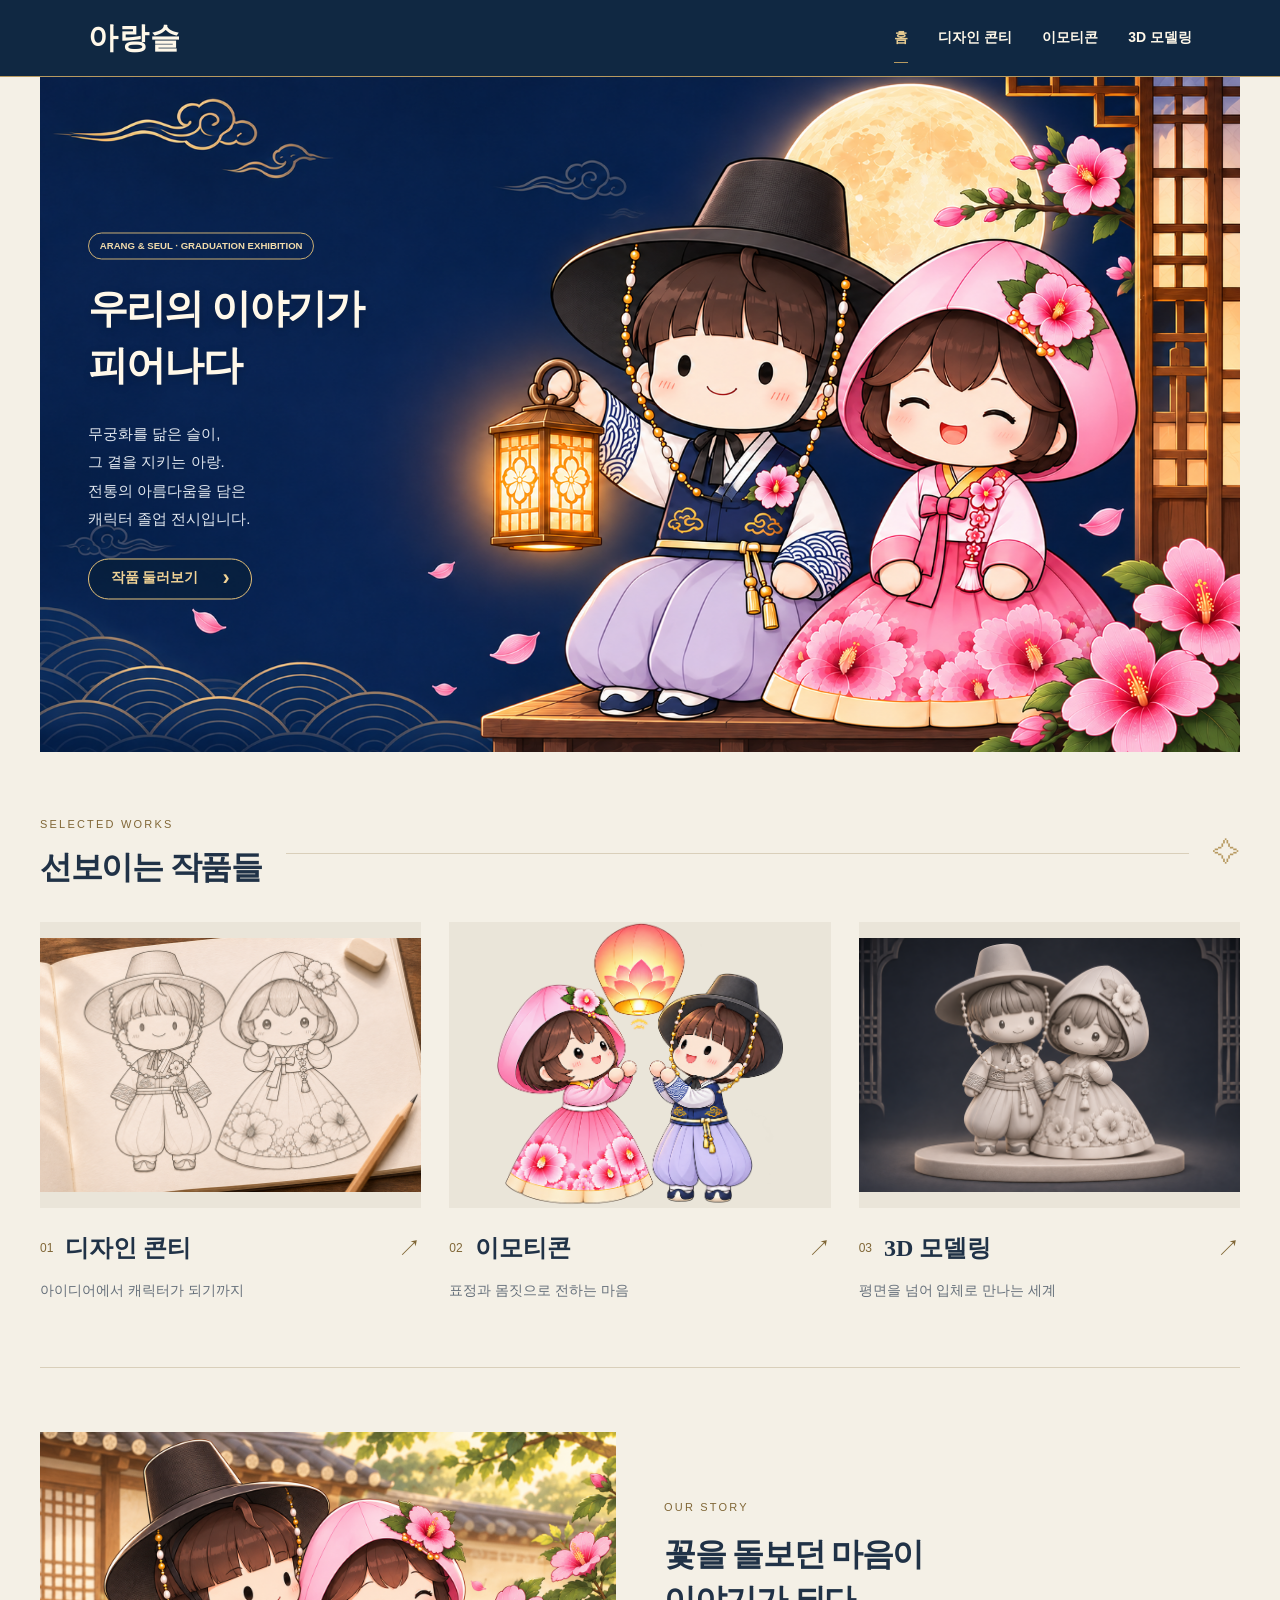
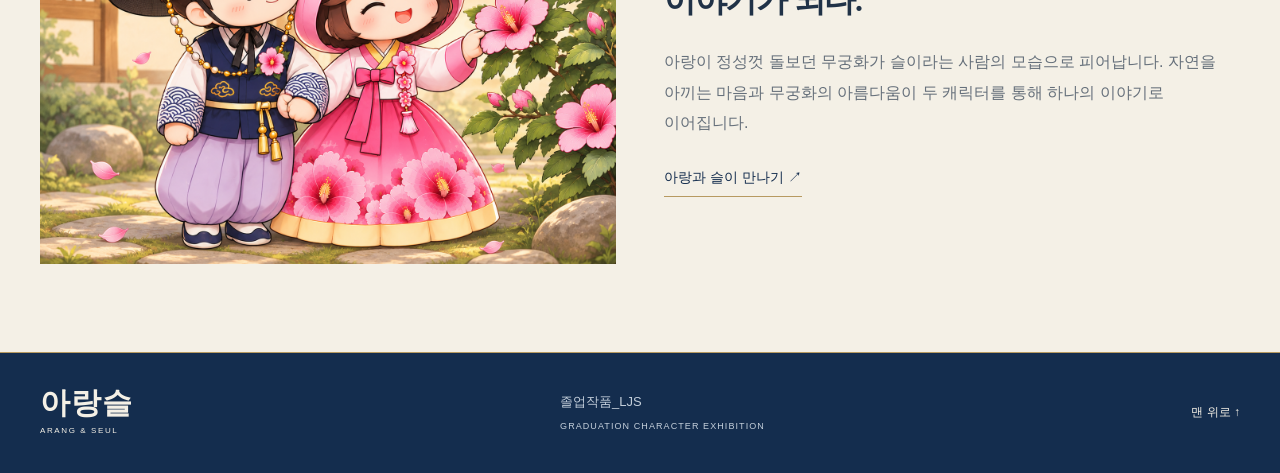
<file: index.html>
<!DOCTYPE html>
<html lang="ko">
<head>
    <meta charset="UTF-8">
    <meta name="viewport" content="width=device-width, initial-scale=1.0">
    <meta http-equiv="refresh" content="0; url=./html/index.html">

    <title>아랑슬</title>
</head>

<body>
    <p>
        <a href="./html/index.html">아랑슬 홈페이지로 이동하기</a>
    </p>
</body>
</html>
</file>
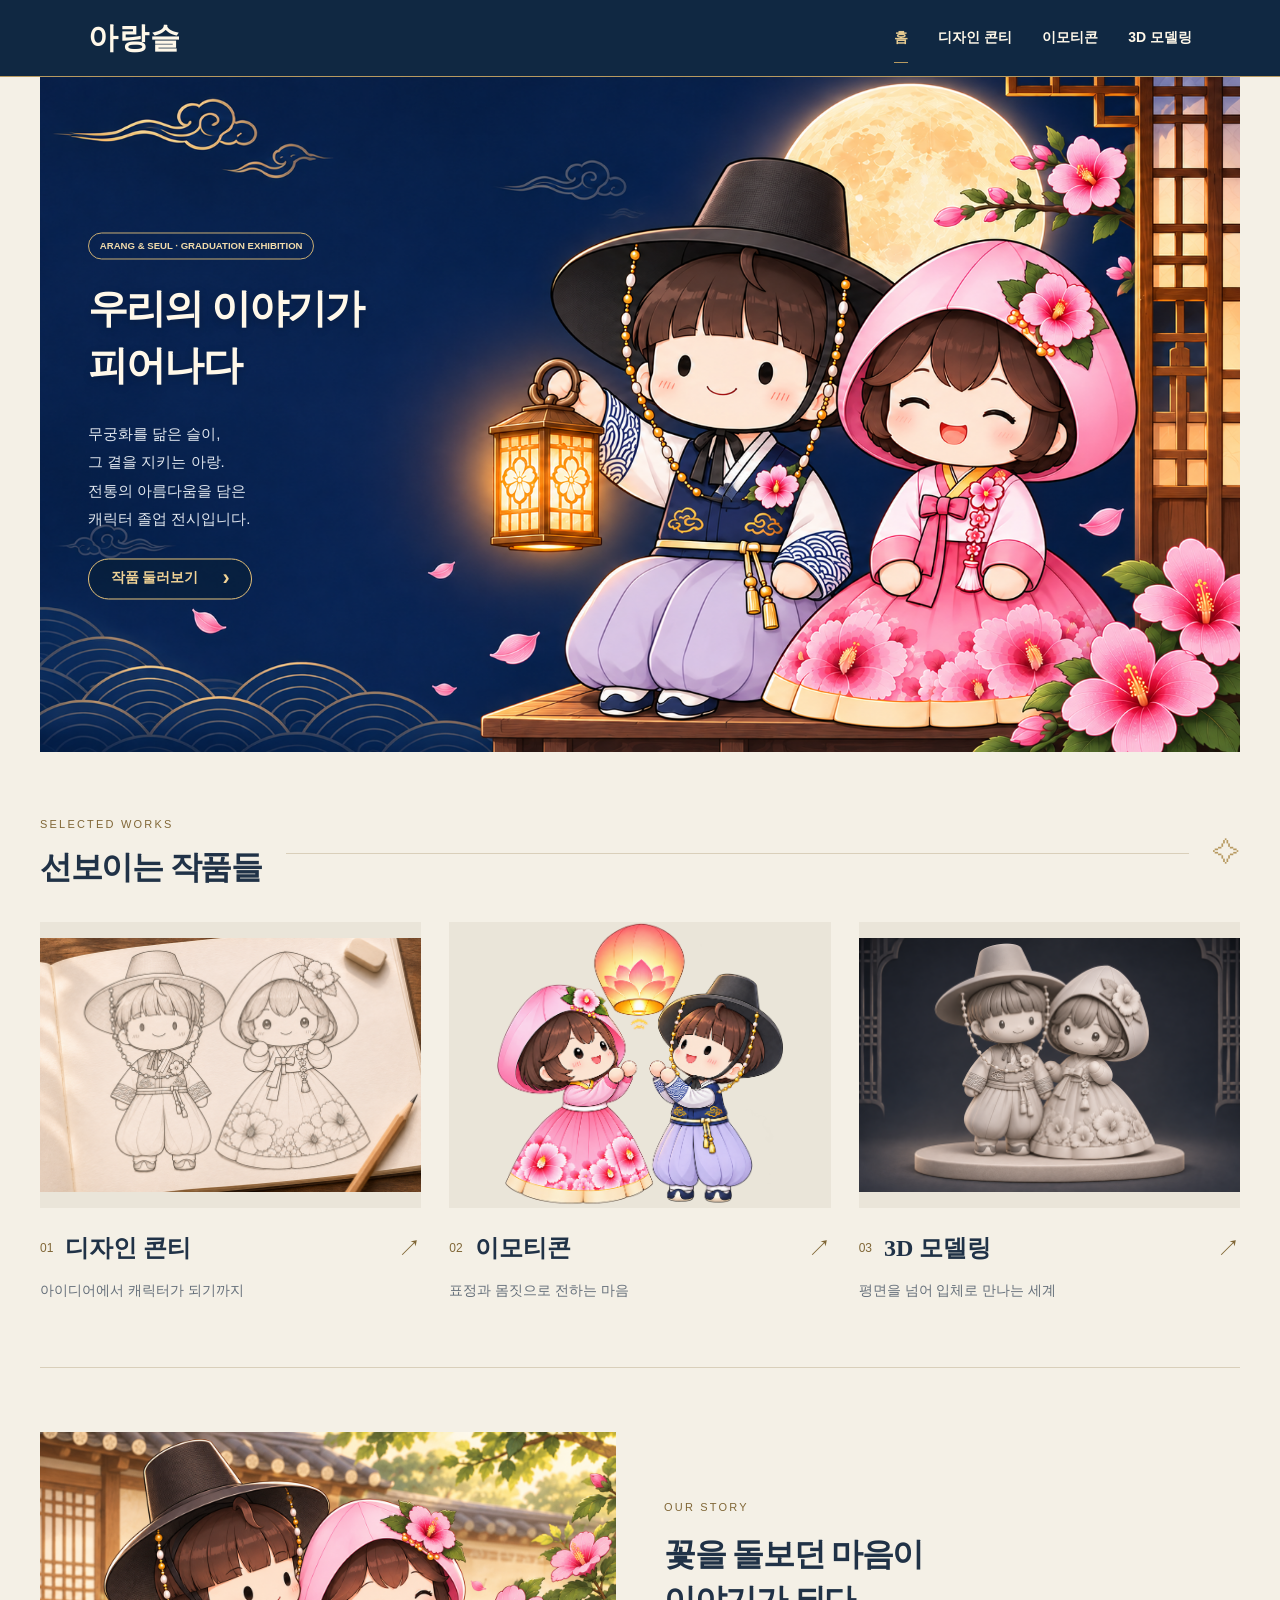
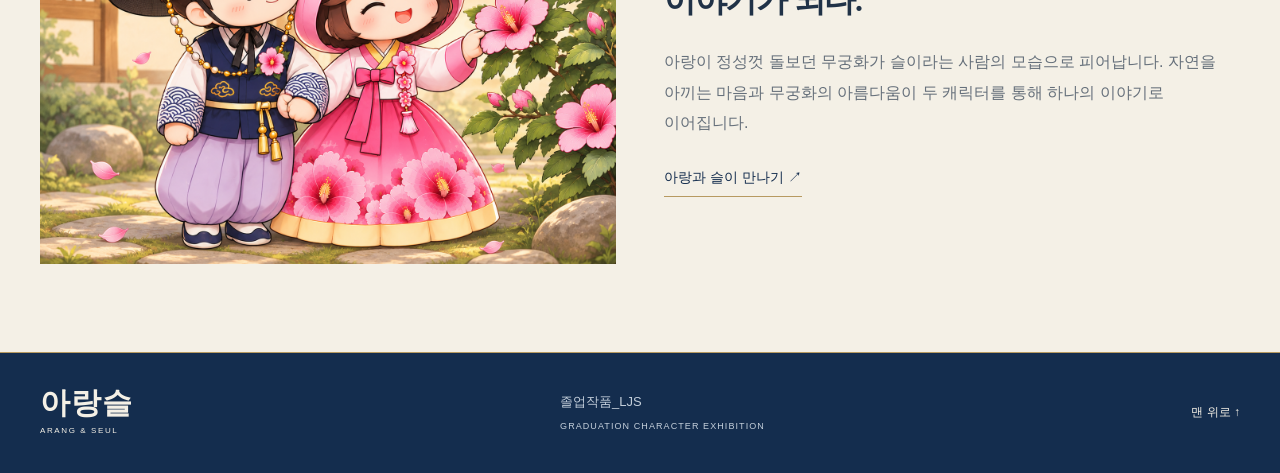
<file: html/index.html>
<!DOCTYPE html>
<html lang="ko">
<head>
    <meta charset="UTF-8">

    <meta
        name="viewport"
        content="width=device-width, initial-scale=1.0"
    >

    <meta
        name="description"
        content="아랑과 슬이의 캐릭터 디자인, 이모티콘, 3D 모델링 졸업작품 전시"
    >

    <title>메인 | 아랑슬</title>

    <link rel="stylesheet" href="../css/style.css">
    <script src="../js/script.js" defer></script>

    <style>
        body.home-page {
            margin: 0;
            background: #f4f0e6;
            color: #203247;
            font-family: "Pretendard", "Malgun Gothic", sans-serif;
            line-height: 1.8;
        }

        body.home-page *,
        body.home-page *::before,
        body.home-page *::after {
            box-sizing: border-box;
        }

        body.home-page a {
            color: inherit;
            text-decoration: none;
        }

        body.home-page button {
            font: inherit;
            cursor: pointer;
        }

        body.home-page .skip {
            position: fixed;
            top: -100px;
            left: 16px;
            z-index: 100;
            padding: 10px 16px;
            background: #ffffff;
            color: #142d4e;
        }

        body.home-page .skip:focus {
            top: 12px;
        }

        body.home-page a:focus-visible,
        body.home-page button:focus-visible {
            outline: 3px solid #d9839b;
            outline-offset: 4px;
        }

        body.home-page .site-header {
            position: relative;
            top: auto;
            z-index: 20;
            margin: 0;
            background: #102842;
            border-bottom: 1px solid #b79a61;
            color: #fff8e9;
        }

        body.home-page .header-inner {
            position: relative;
            display: flex;
            align-items: center;
            justify-content: space-between;
            width: calc(100% - 32px);
            max-width: 1200px;
            min-height: 76px;
            margin-inline: auto;
            padding: 12px 48px;
            gap: 24px;
        }

        body.home-page .logo {
            flex-shrink: 0;
            font-family: "Noto Serif KR", "Batang", serif;
            font-size: 30px;
            font-weight: 700;
            line-height: 1.2;
            letter-spacing: 0.04em;
        }

        body.home-page .site-header .logo span {
            display: none;
        }

        body.home-page .site-header nav {
            position: static;
            display: flex;
            flex-direction: row;
            align-items: center;
            gap: 30px;
            margin: 0;
            padding: 0;
            border: 0;
            background: transparent;
        }

        body.home-page .site-header nav a {
            position: relative;
            display: block;
            padding: 12px 0;
            font-size: 14px;
            font-weight: 600;
            white-space: nowrap;
        }

        body.home-page .site-header nav a:hover,
        body.home-page .site-header nav a[aria-current="page"] {
            color: #e4c990;
        }

        body.home-page .site-header nav a[aria-current="page"]::after {
            content: "";
            position: absolute;
            right: 0;
            bottom: 0;
            left: 0;
            height: 1px;
            background: #b79a61;
        }

        body.home-page .menu-toggle {
            display: none;
        }

        body.home-page .arang-banner {
            position: relative;
            display: block;
            width: calc(100% - 32px);
            max-width: 1200px;
            height: auto;
            min-height: 0;
            margin: 0 auto;
            padding: 0;
            overflow: hidden;
            container-type: inline-size;
            background: #102842;
            color: #fff8e9;
        }

        body.home-page .arang-banner-image {
            position: static;
            display: block;
            width: 100%;
            max-width: 100%;
            height: auto;
            min-height: 0;
            margin: 0;
            padding: 0;
            aspect-ratio: auto;
            object-fit: contain;
            object-position: center;
            transform: none;
        }

        body.home-page .arang-banner-content {
            position: absolute;
            z-index: 1;
            top: 50%;
            left: 4%;
            width: 35%;
            margin: 0;
            padding: 0;
            transform: translateY(-50%);
        }

        body.home-page .arang-banner-label {
            display: inline-block;
            max-width: 100%;
            margin: 0 0 1.8cqw;
            padding: 0.45cqw 0.9cqw;
            border: 1px solid #c9ad73;
            border-radius: 999px;
            color: #f1dbab;
            font-family: "Malgun Gothic", sans-serif;
            font-size: 0.8cqw;
            font-weight: 600;
            line-height: 1.5;
            letter-spacing: 0;
        }

        body.home-page .arang-banner-content h1 {
            margin: 0 0 2cqw;
            padding: 0;
            color: #fff8e9;
            font-family: "Noto Serif KR", "Batang", serif;
            font-size: 3.3cqw;
            font-weight: 600;
            line-height: 1.45;
            letter-spacing: -0.045em;
            word-break: keep-all;
            text-shadow: 0 2px 8px #00000033;
        }

        body.home-page .arang-banner-description {
            margin: 0;
            padding: 0;
            color: #e0e6ee;
            font-family: "Malgun Gothic", sans-serif;
            font-size: 1.25cqw;
            font-weight: 400;
            line-height: 1.9;
            letter-spacing: 0;
        }

        body.home-page .arang-banner-button {
            display: inline-flex;
            align-items: center;
            justify-content: center;
            max-width: 100%;
            gap: 2cqw;
            margin: 2cqw 0 0;
            padding: 0.7cqw 1.8cqw;
            border: 1px solid #e4c17a;
            border-radius: 999px;
            background: #091e3488;
            color: #f1d396;
            font-size: 1.15cqw;
            font-weight: 600;
            line-height: 1.6;
            transition: background 0.2s, color 0.2s;
        }

        body.home-page .arang-banner-button span {
            font-size: 1.8cqw;
            line-height: 1;
        }

        body.home-page .arang-banner-button:hover {
            background: #e4c17a;
            color: #142d4e;
        }

        body.home-page main > .wrap,
        body.home-page .footer-inner {
            width: calc(100% - 32px);
            max-width: 1200px;
            margin-inline: auto;
        }

        body.home-page .section {
            padding-block: 64px;
        }

        body.home-page .section-title {
            display: flex;
            align-items: center;
            justify-content: space-between;
            gap: 24px;
            margin-bottom: 32px;
        }

        body.home-page .section-title::after {
            content: "";
            flex: 1;
            order: 0;
            height: 1px;
            background: #d9cfba;
        }

        body.home-page .section-title > span {
            order: 1;
            color: #b79a61;
            font-size: 27px;
        }

        body.home-page .eyebrow {
            margin: 0 0 14px;
            color: #806737;
            font-size: 11px;
            line-height: 1.6;
            letter-spacing: 0.2em;
        }

        body.home-page .section-title .eyebrow {
            margin-bottom: 10px;
        }

        body.home-page .section-title h2,
        body.home-page .story h2 {
            margin: 0;
            color: #203247;
            font-family: "Noto Serif KR", "Batang", serif;
            font-size: 32px;
            font-weight: 600;
            line-height: 1.45;
            letter-spacing: -0.04em;
        }

        body.home-page .works {
            display: grid;
            grid-template-columns: repeat(3, minmax(0, 1fr));
            gap: 28px;
        }

        body.home-page .work-card {
            display: block;
            min-width: 0;
        }

        body.home-page .card-image {
            width: 100%;
            height: auto;
            aspect-ratio: 4 / 3;
            overflow: hidden;
            background: #eae5d9;
        }

        body.home-page .card-image img {
            display: block;
            width: 100%;
            height: 100%;
            object-fit: contain;
            transition: transform 0.3s;
        }

        body.home-page .work-card:hover .card-image img {
            transform: scale(1.035);
        }

        body.home-page .card-meta {
            display: flex;
            align-items: center;
            gap: 12px;
            margin: 20px 0 8px;
        }

        body.home-page .card-meta h3 {
            margin: 0;
            font-family: "Noto Serif KR", "Batang", serif;
            font-size: 24px;
            font-weight: 600;
            line-height: 1.4;
        }

        body.home-page .card-meta > span {
            color: #806737;
            font-size: 12px;
        }

        body.home-page .card-meta > span:last-child {
            margin-left: auto;
            font-size: 23px;
        }

        body.home-page .work-card > p {
            margin: 0;
            color: #66707b;
            font-size: 14px;
            line-height: 1.8;
        }

        body.home-page .story {
            display: grid;
            grid-template-columns: minmax(0, 1fr) minmax(0, 1fr);
            align-items: center;
            gap: 48px;
            border-top: 1px solid #d9cfba;
        }

        body.home-page .story > div {
            min-width: 0;
        }

        body.home-page .story-image {
            width: 100%;
            height: auto;
            aspect-ratio: 4 / 3;
            overflow: hidden;
            background: #e8e1d4;
        }

        body.home-page .story-image img {
            display: block;
            width: 100%;
            height: 100%;
            object-fit: contain;
        }

        body.home-page .story h2 {
            margin-bottom: 24px;
        }

        body.home-page .story p:not(.eyebrow) {
            margin: 0 0 24px;
            color: #66707b;
            font-size: 16px;
            line-height: 1.9;
        }

        body.home-page .text-link {
            display: inline-block;
            padding-bottom: 6px;
            border-bottom: 1px solid #b79a61;
            color: #142d4e;
            font-size: 14px;
        }

        body.home-page .site-footer {
            margin-top: 24px;
            border-top: 1px solid #b79a61;
            background: #142d4e;
            color: #f4f0e6;
        }

        body.home-page .footer-inner {
            display: flex;
            align-items: center;
            justify-content: space-between;
            gap: 28px;
            padding-block: 32px;
        }

        body.home-page .site-footer .logo span {
            display: block;
            font-family: "Malgun Gothic", sans-serif;
            font-size: 8px;
            font-weight: 400;
            line-height: 2.5;
            letter-spacing: 0.2em;
        }

        body.home-page .site-footer p {
            margin: 0;
            color: #c4cfdb;
            font-size: 13px;
        }

        body.home-page .site-footer small {
            font-size: 9px;
            letter-spacing: 0.12em;
        }

        body.home-page .footer-top {
            font-size: 12px;
        }

        @media (max-width: 1000px) {
            body.home-page .header-inner {
                padding-inline: 24px;
            }

            body.home-page .section {
                padding-block: 48px;
            }

            body.home-page .works {
                gap: 20px;
            }

            body.home-page .card-meta h3 {
                font-size: 21px;
            }

            body.home-page .story {
                gap: 30px;
            }
        }

        @media (max-width: 700px) {
            body.home-page .header-inner {
                min-height: 66px;
                padding-inline: 12px;
                gap: 16px;
            }

            body.home-page .site-header .logo {
                font-size: 26px;
            }

            body.home-page .menu-toggle {
                display: inline-flex;
                align-items: center;
                gap: 8px;
                padding: 6px 12px;
                border: 1px solid #b79a6166;
                background: transparent;
                color: #fff8e9;
                font-size: 13px;
            }

            body.home-page .site-header nav {
                position: absolute;
                top: 100%;
                right: 0;
                left: 0;
                display: none;
                flex-direction: column;
                align-items: stretch;
                gap: 4px;
                padding: 16px 24px;
                border: 1px solid #b79a6166;
                background: #102842;
            }

            body.home-page .site-header nav.open {
                display: flex;
            }

            body.home-page .site-header nav a {
                padding: 10px 0;
            }

            body.home-page .section {
                padding-block: 40px;
            }

            body.home-page .works,
            body.home-page .story {
                grid-template-columns: minmax(0, 1fr);
                gap: 30px;
            }

            body.home-page .section-title h2,
            body.home-page .story h2 {
                font-size: 27px;
            }

            body.home-page .card-meta h3 {
                font-size: 23px;
            }

            body.home-page .story p:not(.eyebrow) {
                font-size: 14px;
            }

            body.home-page .footer-inner {
                flex-wrap: wrap;
                padding-block: 28px;
            }
        }

        @media (orientation: portrait) {
            body.home-page .arang-banner {
                width: 100%;
                max-width: none;
                margin-inline: 0;
            }
        }

        @media (prefers-reduced-motion: reduce) {
            body.home-page *,
            body.home-page *::before,
            body.home-page *::after {
                transition: none !important;
                animation: none !important;
            }
        }
    </style>
</head>

<body class="home-page">
    <a class="skip" href="#main">본문 바로가기</a>

    <header class="site-header">
        <div class="wrap header-inner">
            <a class="logo" href="index.html">
                아랑슬
                <span>ARANG &amp; SEUL</span>
            </a>

            <button
                class="menu-toggle"
                type="button"
                aria-expanded="false"
                aria-controls="navigation"
            >
                메뉴
                <span aria-hidden="true">☰</span>
            </button>

            <nav id="navigation" aria-label="주 메뉴">
                <a href="index.html" aria-current="page">홈</a>
                <a href="concept.html">디자인 콘티</a>
                <a href="illust.html">이모티콘</a>
                <a href="3Drender.html">3D 모델링</a>
            </nav>
        </div>
    </header>

    <main id="main">
        <section
            class="arang-banner"
            aria-labelledby="hero-title"
        >
            <img
                class="arang-banner-image"
                src="../image/index/달빛 아래 연등 든 아랑과 슬.png"
                alt="달빛 아래 연등을 든 아랑과 슬이"
                fetchpriority="high"
                loading="eager"
            >

            <div class="arang-banner-content">
                <p class="arang-banner-label">
                    ARANG &amp; SEUL · GRADUATION EXHIBITION
                </p>

                <h1 id="hero-title">
                    우리의 이야기가<br>
                    피어나다
                </h1>

                <p class="arang-banner-description">
                    무궁화를 닮은 슬이,<br>
                    그 곁을 지키는 아랑.<br>
                    전통의 아름다움을 담은<br>
                    캐릭터 졸업 전시입니다.
                </p>

                <a class="arang-banner-button" href="#works">
                    작품 둘러보기
                    <span aria-hidden="true">›</span>
                </a>
            </div>
        </section>

        <section
            id="works"
            class="wrap section"
            aria-labelledby="works-title"
        >
            <div class="section-title">
                <div>
                    <p class="eyebrow">SELECTED WORKS</p>
                    <h2 id="works-title">선보이는 작품들</h2>
                </div>

                <span aria-hidden="true">✧</span>
            </div>

            <div class="works">
                <a class="work-card" href="concept.html">
                    <div class="card-image">
                        <img
                            src="../image/index/디자인 콘티.png"
                            alt="아랑과 슬이의 디자인 콘티"
                            loading="lazy"
                        >
                    </div>

                    <div class="card-meta">
                        <span>01</span>
                        <h3>디자인 콘티</h3>
                        <span aria-hidden="true">↗</span>
                    </div>

                    <p>아이디어에서 캐릭터가 되기까지</p>
                </a>

                <a class="work-card" href="illust.html">
                    <div class="card-image">
                        <img
                            src="../image/index/이모티콘.png"
                            alt="아랑과 슬이의 이모티콘"
                            loading="lazy"
                        >
                    </div>

                    <div class="card-meta">
                        <span>02</span>
                        <h3>이모티콘</h3>
                        <span aria-hidden="true">↗</span>
                    </div>

                    <p>표정과 몸짓으로 전하는 마음</p>
                </a>

                <a class="work-card" href="3Drender.html">
                    <div class="card-image">
                        <img
                            src="../image/index/아랑과 슬 모델링.png"
                            alt="아랑과 슬이의 3D 모델링"
                            loading="lazy"
                        >
                    </div>

                    <div class="card-meta">
                        <span>03</span>
                        <h3>3D 모델링</h3>
                        <span aria-hidden="true">↗</span>
                    </div>

                    <p>평면을 넘어 입체로 만나는 세계</p>
                </a>
            </div>
        </section>

        <section
            class="story wrap section"
            aria-labelledby="story-title"
        >
            <div class="story-image">
                <img
                    src="../image/index/무궁화 곁의 아랑과 슬.png"
                    alt="무궁화를 만지는 슬이를 다정하게 바라보는 아랑"
                    loading="lazy"
                >
            </div>

            <div>
                <p class="eyebrow">OUR STORY</p>

                <h2 id="story-title">
                    꽃을 돌보던 마음이<br>
                    이야기가 되다.
                </h2>

                <p>
                    아랑이 정성껏 돌보던 무궁화가 슬이라는 사람의 모습으로
                    피어납니다. 자연을 아끼는 마음과 무궁화의 아름다움이
                    두 캐릭터를 통해 하나의 이야기로 이어집니다.
                </p>

                <a
                    class="text-link"
                    href="concept.html#characters"
                >
                    아랑과 슬이 만나기 ↗
                </a>
            </div>
        </section>
    </main>

    <footer class="site-footer">
        <div class="wrap footer-inner">
            <a class="logo" href="index.html">
                아랑슬
                <span>ARANG &amp; SEUL</span>
            </a>

            <p>
                졸업작품_LJS<br>
                <small>GRADUATION CHARACTER EXHIBITION</small>
            </p>

            <a class="footer-top" href="#main">
                맨 위로 ↑
            </a>
        </div>
    </footer>

    <dialog
        id="lightbox"
        aria-labelledby="lightbox-title"
    >
        <button
            type="button"
            class="close"
            aria-label="확대 보기 닫기"
        >
            닫기 ×
        </button>

        <div class="modal-image"></div>
        <h2 id="lightbox-title"></h2>
    </dialog>
</body>
</html>
</file>
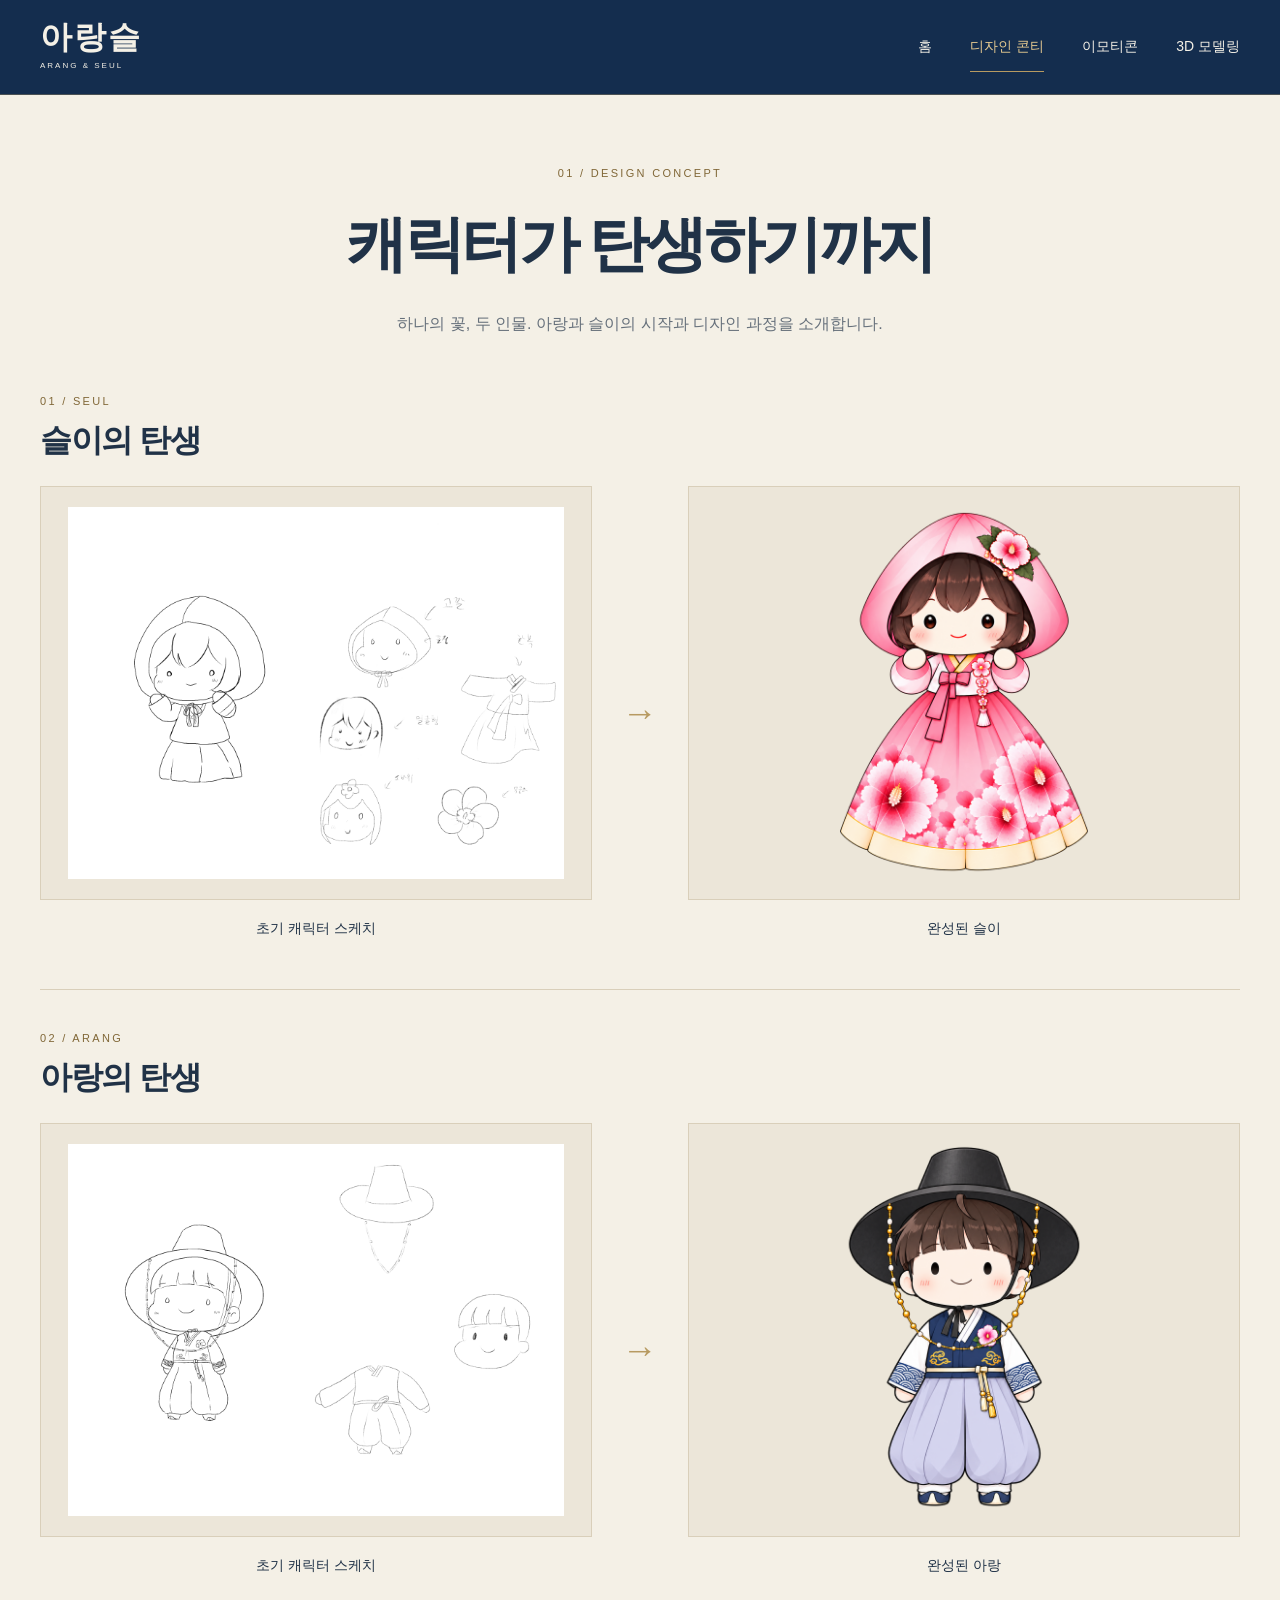
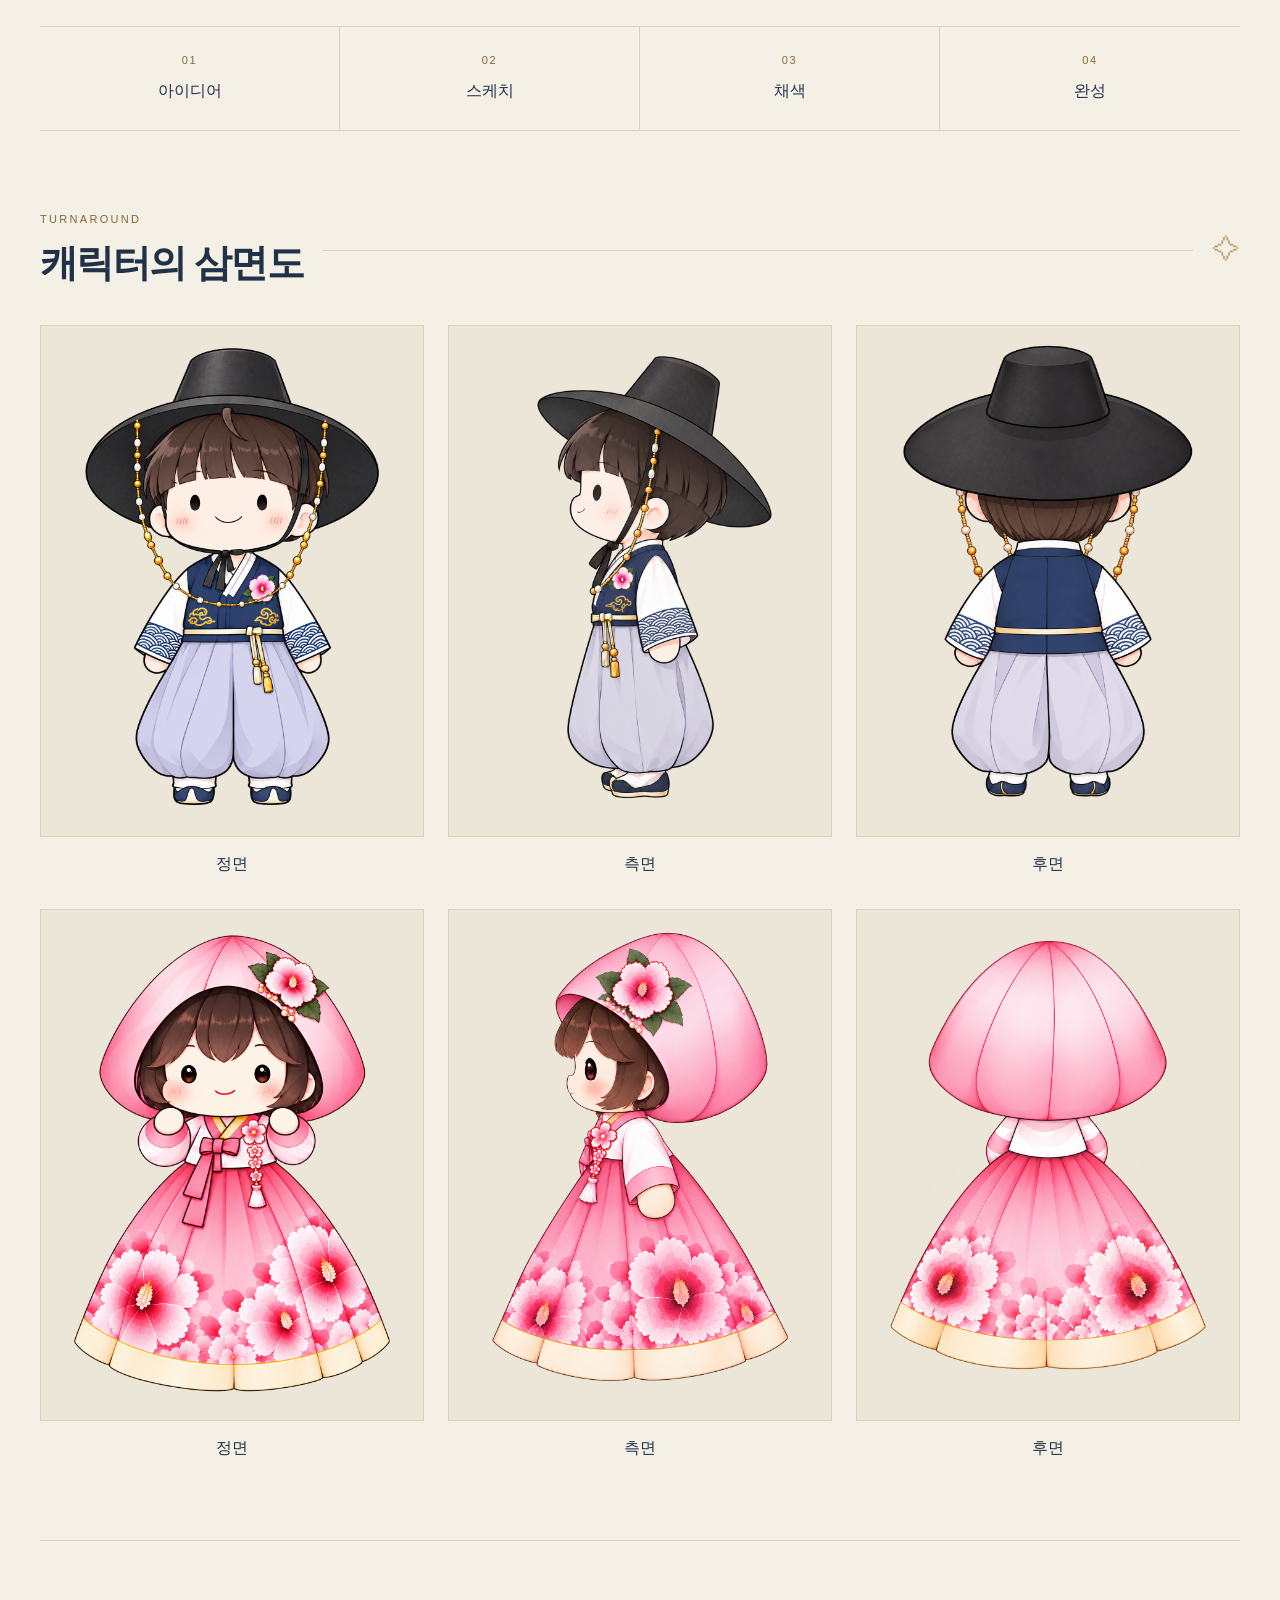
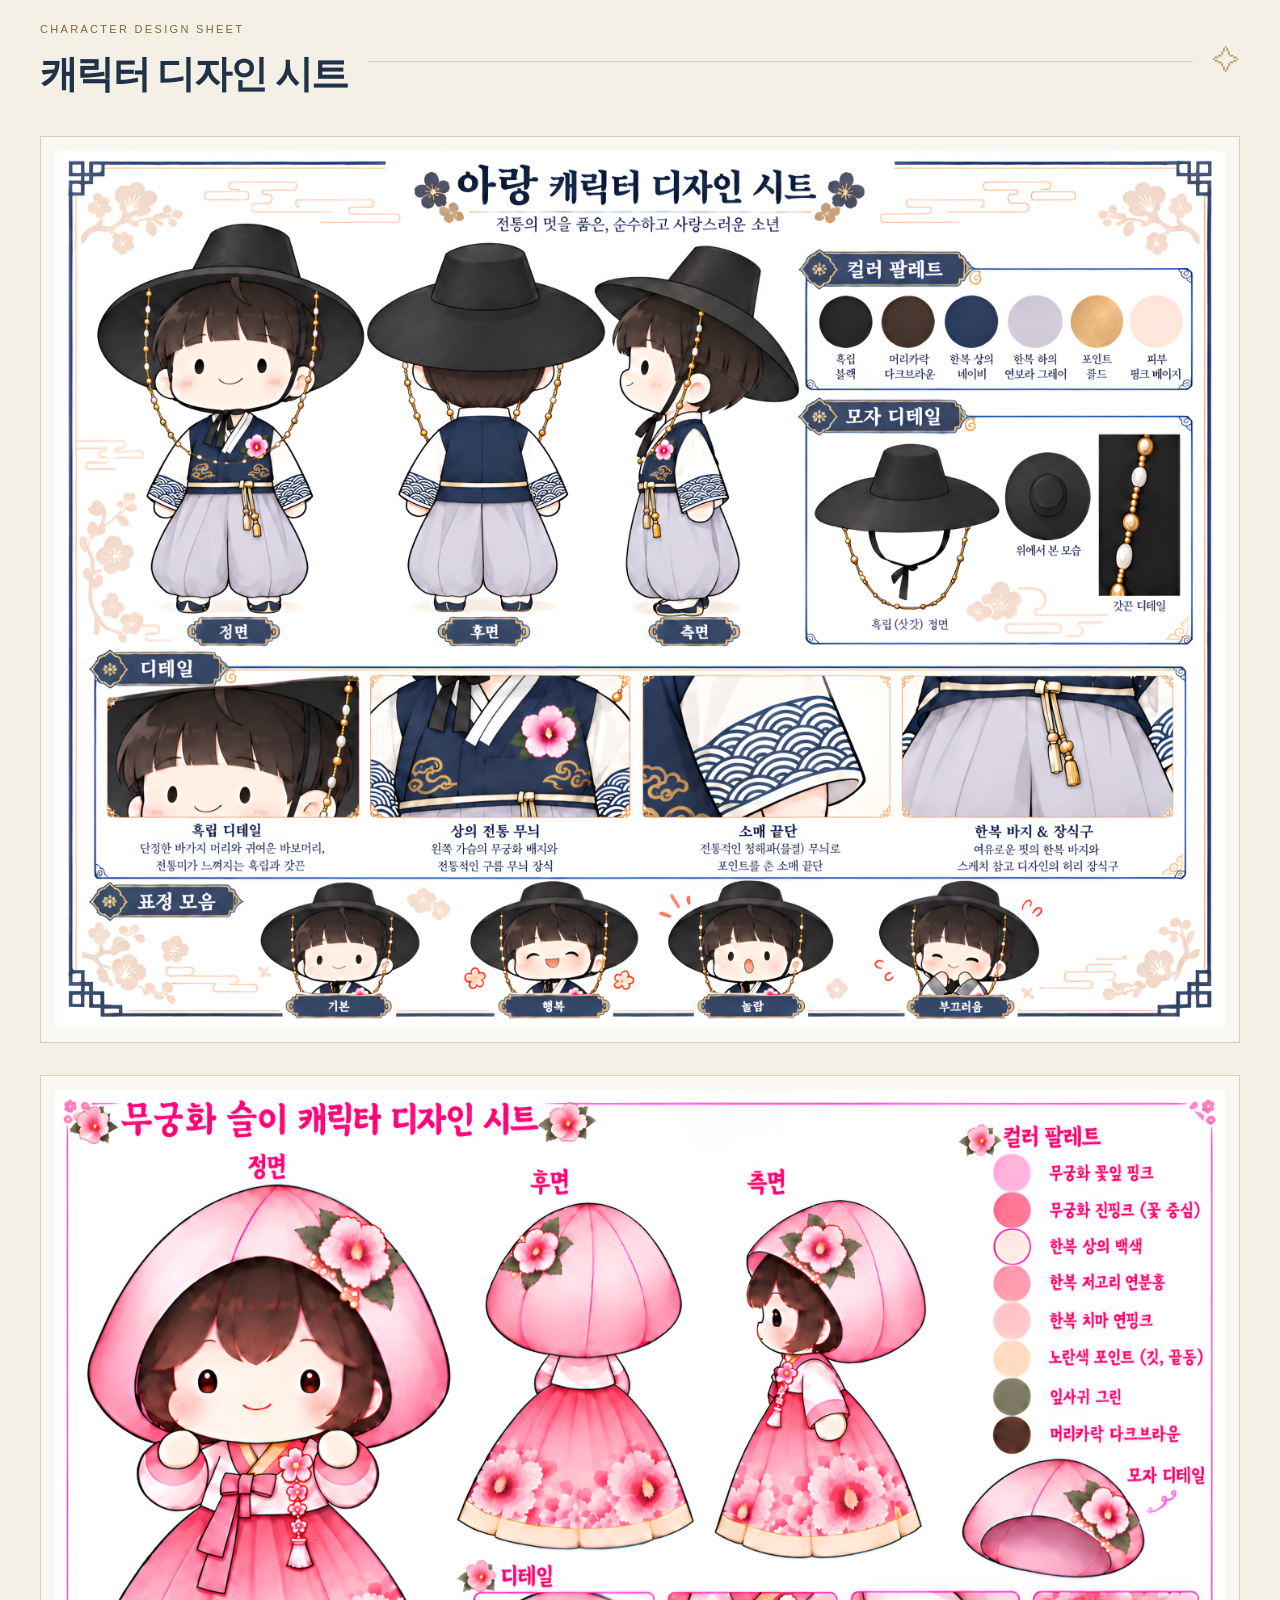
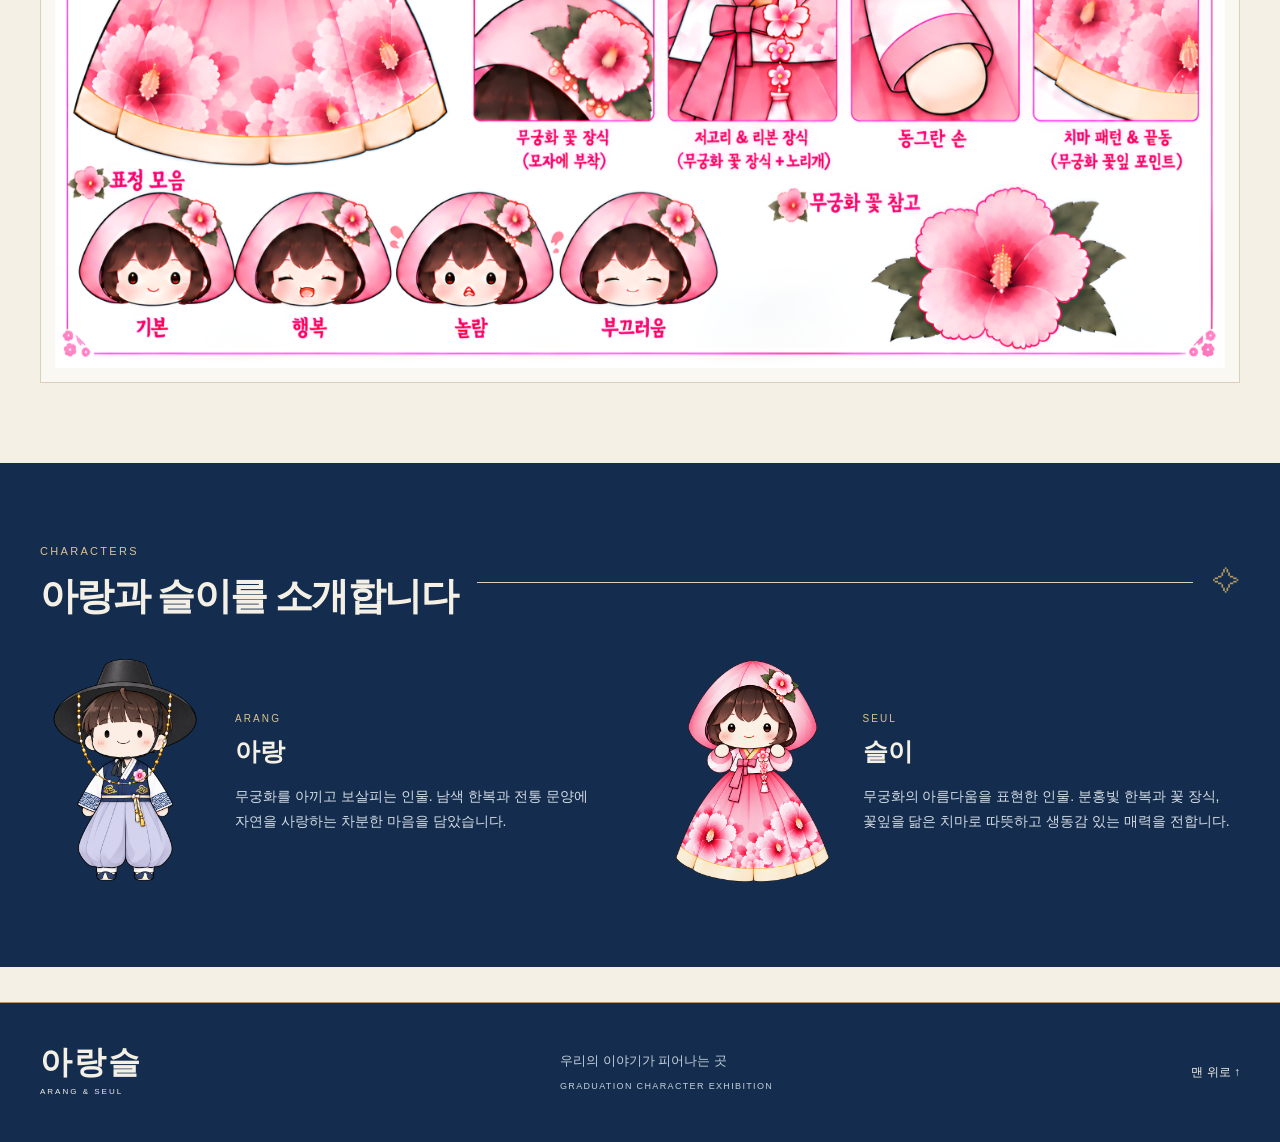
<file: html/concept.html>
<!DOCTYPE html>
<html lang="ko">
<head>
    <meta charset="UTF-8">
    <meta name="viewport" content="width=device-width, initial-scale=1.0">
    <meta
        name="description"
        content="아랑과 슬이의 초기 스케치, 완성 디자인, 삼면도와 캐릭터 디자인 시트"
    >

    <title>디자인 콘티 | 아랑슬</title>

    <link rel="stylesheet" href="../css/style.css">
    <script src="../js/script.js" defer></script>
</head>

<body class="concept-page">
    <a class="skip" href="#main">본문 바로가기</a>

    <header class="site-header">
        <div class="wrap header-inner">
            <a class="logo" href="index.html">
                아랑슬
                <span>ARANG &amp; SEUL</span>
            </a>

            <button
                class="menu-toggle"
                type="button"
                aria-expanded="false"
                aria-controls="navigation"
            >
                메뉴
                <span aria-hidden="true">☰</span>
            </button>

            <nav id="navigation" aria-label="주 메뉴">
                <a href="index.html">홈</a>
                <a href="concept.html" aria-current="page">디자인 콘티</a>
                <a href="illust.html">이모티콘</a>
                <a href="3Drender.html">3D 모델링</a>
            </nav>
        </div>
    </header>

    <main id="main">
        <section class="page-heading wrap">
            <p class="eyebrow">01 / DESIGN CONCEPT</p>

            <h1>캐릭터가 탄생하기까지</h1>

            <p>
                하나의 꽃, 두 인물.
                아랑과 슬이의 시작과 디자인 과정을 소개합니다.
            </p>
        </section>

        <section class="wrap concept-development" aria-label="캐릭터 제작 과정">
            <article
                class="concept-development-row"
                aria-labelledby="seul-development"
            >
                <div class="concept-row-heading">
                    <p class="eyebrow">01 / SEUL</p>
                    <h2 id="seul-development">슬이의 탄생</h2>
                </div>

                <div class="concept-comparison">
                    <figure class="concept-stage">
                        <div class="concept-stage-image">
                            <img
                                src="../image/concept/슬이 스케치.png"
                                alt="슬이의 초기 캐릭터 스케치"
                                loading="lazy"
                            >
                        </div>

                        <figcaption>초기 캐릭터 스케치</figcaption>
                    </figure>

                    <span class="concept-arrow" aria-hidden="true">→</span>

                    <figure class="concept-stage">
                        <div class="concept-stage-image">
                            <img
                                src="../image/concept/슬이 정면.png"
                                alt="완성된 슬이 캐릭터"
                                loading="lazy"
                            >
                        </div>

                        <figcaption>완성된 슬이</figcaption>
                    </figure>
                </div>
            </article>

            <article
                class="concept-development-row"
                aria-labelledby="arang-development"
            >
                <div class="concept-row-heading">
                    <p class="eyebrow">02 / ARANG</p>
                    <h2 id="arang-development">아랑의 탄생</h2>
                </div>

                <div class="concept-comparison">
                    <figure class="concept-stage">
                        <div class="concept-stage-image">
                            <img
                                src="../image/concept/아랑 스케치.png"
                                alt="아랑의 초기 캐릭터 스케치"
                                loading="lazy"
                            >
                        </div>

                        <figcaption>초기 캐릭터 스케치</figcaption>
                    </figure>

                    <span class="concept-arrow" aria-hidden="true">→</span>

                    <figure class="concept-stage">
                        <div class="concept-stage-image">
                            <img
                                src="../image/concept/아랑 정면.png"
                                alt="완성된 아랑 캐릭터"
                                loading="lazy"
                            >
                        </div>

                        <figcaption>완성된 아랑</figcaption>
                    </figure>
                </div>
            </article>

            <ol class="process">
                <li>
                    <span>01</span>
                    아이디어
                </li>
                <li>
                    <span>02</span>
                    스케치
                </li>
                <li>
                    <span>03</span>
                    채색
                </li>
                <li>
                    <span>04</span>
                    완성
                </li>
            </ol>
        </section>

        <section class="wrap section" aria-labelledby="turnaround-title">
            <div class="section-title">
                <div>
                    <p class="eyebrow">TURNAROUND</p>
                    <h2 id="turnaround-title">캐릭터의 삼면도</h2>
                </div>

                <span aria-hidden="true">✧</span>
            </div>

            <div class="concept-views">
                <div
                    class="concept-view-row"
                    role="group"
                    aria-label="아랑의 정면, 측면, 후면"
                >
                    <figure class="concept-view">
                        <div class="concept-view-image">
                            <img
                                src="../image/concept/아랑 정면.png"
                                alt="아랑 정면"
                                loading="lazy"
                            >
                        </div>

                        <figcaption>정면</figcaption>
                    </figure>

                    <figure class="concept-view">
                        <div class="concept-view-image">
                            <img
                                src="../image/concept/아랑 측면.png"
                                alt="아랑 측면"
                                loading="lazy"
                            >
                        </div>

                        <figcaption>측면</figcaption>
                    </figure>

                    <figure class="concept-view">
                        <div class="concept-view-image">
                            <img
                                src="../image/concept/아랑 후면.png"
                                alt="아랑 후면"
                                loading="lazy"
                            >
                        </div>

                        <figcaption>후면</figcaption>
                    </figure>
                </div>

                <div
                    class="concept-view-row"
                    role="group"
                    aria-label="슬이의 정면, 측면, 후면"
                >
                    <figure class="concept-view">
                        <div class="concept-view-image">
                            <img
                                src="../image/concept/슬이 정면.png"
                                alt="슬이 정면"
                                loading="lazy"
                            >
                        </div>

                        <figcaption>정면</figcaption>
                    </figure>

                    <figure class="concept-view">
                        <div class="concept-view-image">
                            <img
                                src="../image/concept/슬이 측면.png"
                                alt="슬이 측면"
                                loading="lazy"
                            >
                        </div>

                        <figcaption>측면</figcaption>
                    </figure>

                    <figure class="concept-view">
                        <div class="concept-view-image">
                            <img
                                src="../image/concept/슬이 후면.png"
                                alt="슬이 후면"
                                loading="lazy"
                            >
                        </div>

                        <figcaption>후면</figcaption>
                    </figure>
                </div>
            </div>
        </section>

        <section
            class="wrap section concept-sheet-section"
            aria-labelledby="design-sheet-title"
        >
            <div class="section-title">
                <div>
                    <p class="eyebrow">CHARACTER DESIGN SHEET</p>
                    <h2 id="design-sheet-title">캐릭터 디자인 시트</h2>
                </div>

                <span aria-hidden="true">✧</span>
            </div>

            <div class="concept-sheets">
                <button
                    class="concept-sheet"
                    type="button"
                    data-zoom
                    aria-label="아랑 캐릭터 디자인 시트 확대"
                    aria-haspopup="dialog"
                    aria-controls="lightbox"
                >
                    <img
                        src="../image/concept/무궁화 아랑 캐릭터 디자인 시트.png"
                        alt="아랑 캐릭터 디자인 시트"
                        loading="lazy"
                    >
                </button>

                <button
                    class="concept-sheet"
                    type="button"
                    data-zoom
                    aria-label="슬이 캐릭터 디자인 시트 확대"
                    aria-haspopup="dialog"
                    aria-controls="lightbox"
                >
                    <img
                        src="../image/concept/무궁화 슬이 캐릭터 디자인 시트.png"
                        alt="슬이 캐릭터 디자인 시트"
                        loading="lazy"
                    >
                </button>
            </div>
        </section>

        <section id="characters" class="dark section">
            <div class="wrap">
                <div class="section-title">
                    <div>
                        <p class="eyebrow">CHARACTERS</p>
                        <h2>아랑과 슬이를 소개합니다</h2>
                    </div>

                    <span aria-hidden="true">✧</span>
                </div>

                <div class="character-grid">
                    <article class="character">
                        <img
                            src="../image/concept/아랑 정면.png"
                            alt="아랑"
                            loading="lazy"
                        >

                        <div>
                            <p class="eyebrow">ARANG</p>
                            <h3>아랑</h3>

                            <p>
                                무궁화를 아끼고 보살피는 인물.
                                남색 한복과 전통 문양에 자연을 사랑하는
                                차분한 마음을 담았습니다.
                            </p>
                        </div>
                    </article>

                    <article class="character">
                        <img
                            src="../image/concept/슬이 정면.png"
                            alt="슬이"
                            loading="lazy"
                        >

                        <div>
                            <p class="eyebrow">SEUL</p>
                            <h3>슬이</h3>

                            <p>
                                무궁화의 아름다움을 표현한 인물.
                                분홍빛 한복과 꽃 장식, 꽃잎을 닮은 치마로
                                따뜻하고 생동감 있는 매력을 전합니다.
                            </p>
                        </div>
                    </article>
                </div>
            </div>
        </section>
    </main>

    <footer class="site-footer">
        <div class="wrap footer-inner">
            <a class="logo" href="index.html">
                아랑슬
                <span>ARANG &amp; SEUL</span>
            </a>

            <p>
                우리의 이야기가 피어나는 곳<br>
                <small>GRADUATION CHARACTER EXHIBITION</small>
            </p>

            <a href="#main">맨 위로 ↑</a>
        </div>
    </footer>

    <dialog id="lightbox" aria-labelledby="lightbox-title">
        <button
            type="button"
            class="close"
            aria-label="확대 보기 닫기"
            autofocus
        >
            닫기 ×
        </button>

        <div class="modal-image"></div>
        <h2 id="lightbox-title"></h2>
    </dialog>
</body>
</html>
</file>
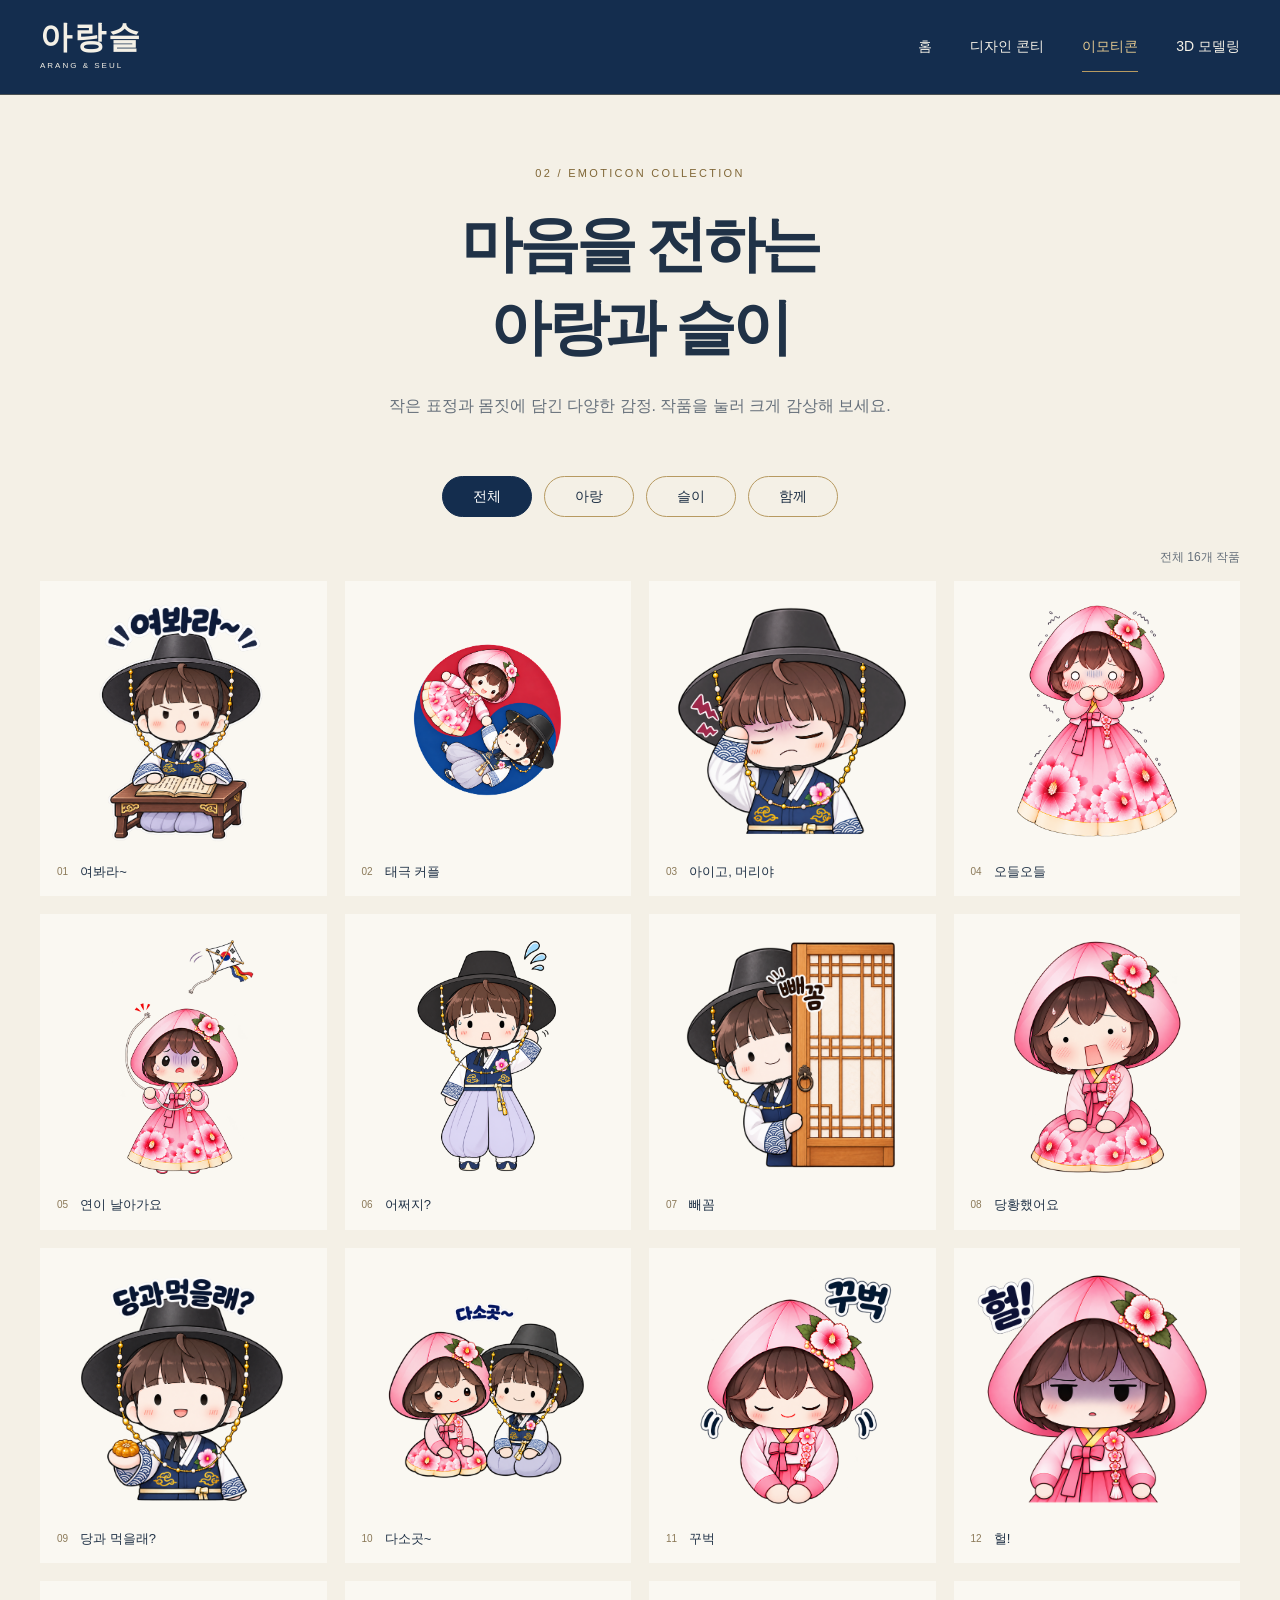
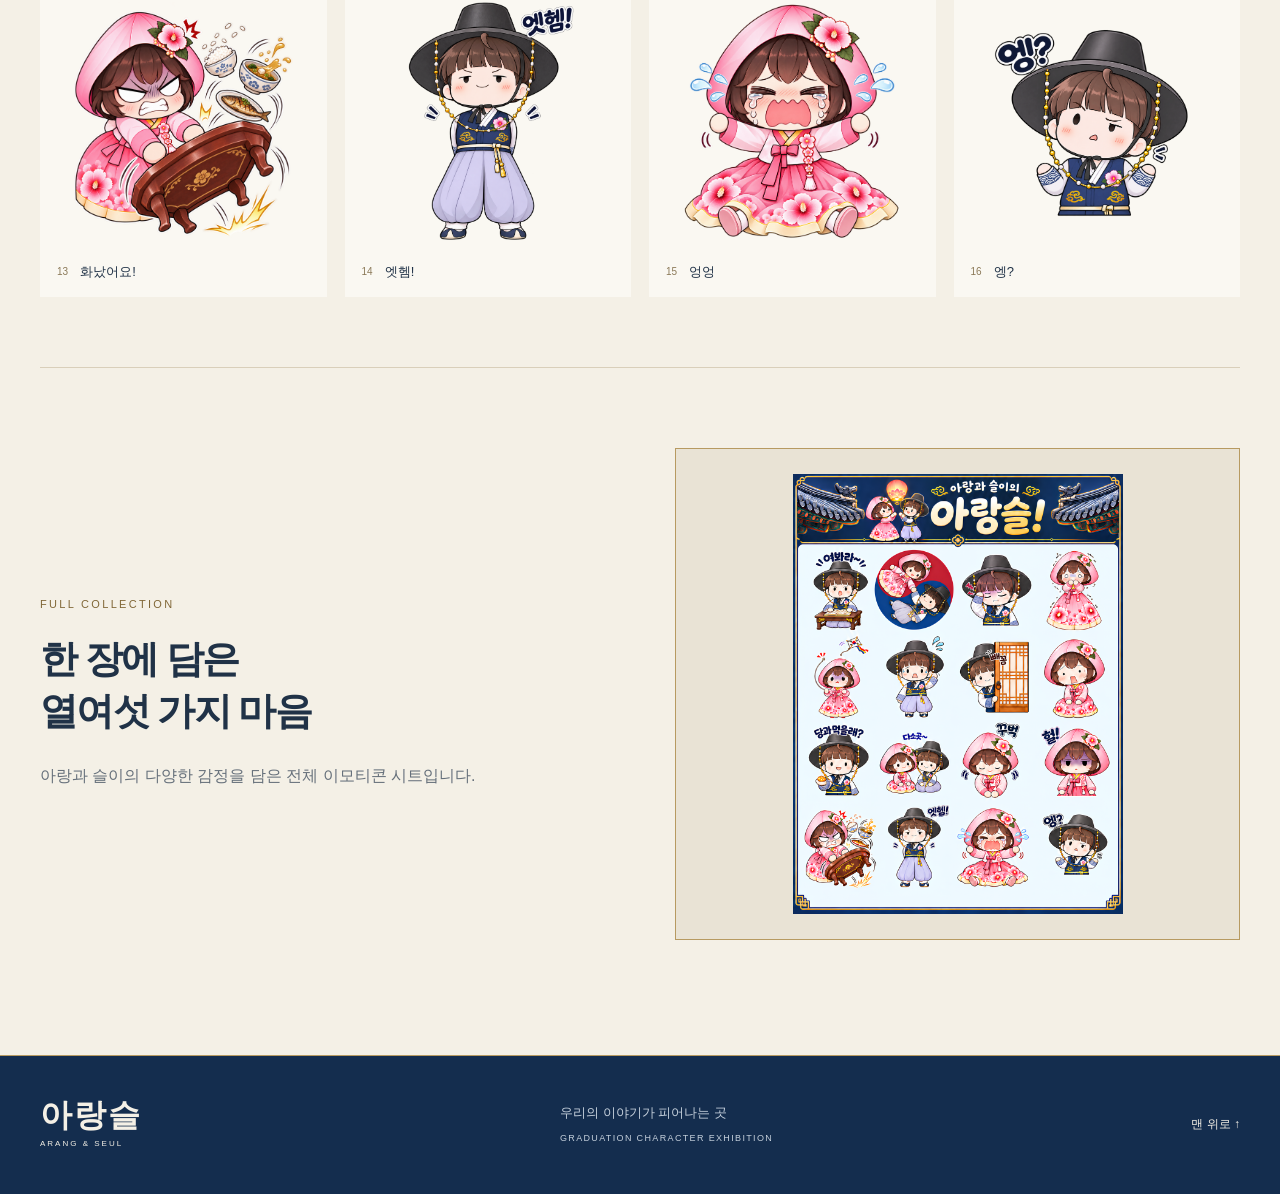
<file: html/illust.html>
<!DOCTYPE html>
<html lang="ko">
<head>
    <meta charset="UTF-8">
    <meta name="viewport" content="width=device-width, initial-scale=1.0">
    <meta name="description" content="아랑과 슬이의 캐릭터 디자인, 이모티콘, 3D 모델링 졸업작품 전시">

    <title>이모티콘 | 아랑슬</title>

    <link rel="stylesheet" href="../css/style.css">
    <script src="../js/script.js" defer></script>
</head>

<body>
    <a class="skip" href="#main">본문 바로가기</a>

    <header class="site-header">
        <div class="wrap header-inner">
            <a class="logo" href="index.html">
                아랑슬
                <span>ARANG &amp; SEUL</span>
            </a>

            <button
                class="menu-toggle"
                type="button"
                aria-expanded="false"
                aria-controls="navigation"
            >
                메뉴
                <span aria-hidden="true">☰</span>
            </button>

            <nav id="navigation" aria-label="주 메뉴">
                <a href="index.html">홈</a>
                <a href="concept.html">디자인 콘티</a>
                <a href="illust.html" aria-current="page">이모티콘</a>
                <a href="3Drender.html">3D 모델링</a>
            </nav>
        </div>
    </header>

    <main id="main">
        <section class="page-heading wrap">
            <p class="eyebrow">02 / EMOTICON COLLECTION</p>

            <h1>
                마음을 전하는<br>
                아랑과 슬이
            </h1>

            <p>
                작은 표정과 몸짓에 담긴 다양한 감정.
                작품을 눌러 크게 감상해 보세요.
            </p>
        </section>

        <section class="wrap collection">
            <div
                class="filter-bar"
                role="group"
                aria-label="캐릭터 필터"
            >
                <button type="button" data-filter="all" aria-pressed="true">
                    전체
                </button>

                <button type="button" data-filter="arang" aria-pressed="false">
                    아랑
                </button>

                <button type="button" data-filter="seul" aria-pressed="false">
                    슬이
                </button>

                <button type="button" data-filter="both" aria-pressed="false">
                    함께
                </button>
            </div>

            <p id="result-count" class="count" aria-live="polite">
                전체 16개 작품
            </p>

            <div class="sticker-grid">
                <button
                    type="button"
                    class="sticker"
                    data-category="arang"
                    data-zoom
                    aria-label="여봐라~ 확대 보기"
                >
                    <img
                        src="../image/illust/여봐라~.png"
                        alt="여봐라~"
                        class=""
                        loading="lazy"
                    >
                    <span>
                        <small>01</small>
                        여봐라~
                    </span>
                </button>

                <button
                    type="button"
                    class="sticker"
                    data-category="both"
                    data-zoom
                    aria-label="태극 커플 확대 보기"
                >
                    <img
                        src="../image/illust/태극 커플.png"
                        alt="태극 커플"
                        class=""
                        loading="lazy"
                    >
                    <span>
                        <small>02</small>
                        태극 커플
                    </span>
                </button>

                <button
                    type="button"
                    class="sticker"
                    data-category="arang"
                    data-zoom
                    aria-label="아이고, 머리야 확대 보기"
                >
                    <img
                        src="../image/illust/아이고, 머리야.png"
                        alt="아이고, 머리야"
                        class=""
                        loading="lazy"
                    >
                    <span>
                        <small>03</small>
                        아이고, 머리야
                    </span>
                </button>

                <button
                    type="button"
                    class="sticker"
                    data-category="seul"
                    data-zoom
                    aria-label="오들오들 확대 보기"
                >
                    <img
                        src="../image/illust/오들오들.png"
                        alt="오들오들"
                        class=""
                        loading="lazy"
                    >
                    <span>
                        <small>04</small>
                        오들오들
                    </span>
                </button>

                <button
                    type="button"
                    class="sticker"
                    data-category="seul"
                    data-zoom
                    aria-label="연이 날아가요 확대 보기"
                >
                    <img
                        src="../image/illust/연이 날아가요.png"
                        alt="연이 날아가요"
                        class=""
                        loading="lazy"
                    >
                    <span>
                        <small>05</small>
                        연이 날아가요
                    </span>
                </button>

                <button
                    type="button"
                    class="sticker"
                    data-category="arang"
                    data-zoom
                    aria-label="어쩌지? 확대 보기"
                >
                    <img
                        src="../image/illust/어쩌지.png"
                        alt="어쩌지?"
                        class=""
                        loading="lazy"
                    >
                    <span>
                        <small>06</small>
                        어쩌지?
                    </span>
                </button>

                <button
                    type="button"
                    class="sticker"
                    data-category="arang"
                    data-zoom
                    aria-label="빼꼼 확대 보기"
                >
                    <img
                        src="../image/illust/뻬꼼.png"
                        alt="빼꼼"
                        class=""
                        loading="lazy"
                    >
                    <span>
                        <small>07</small>
                        빼꼼
                    </span>
                </button>

                <button
                    type="button"
                    class="sticker"
                    data-category="seul"
                    data-zoom
                    aria-label="당황했어요 확대 보기"
                >
                    <img
                        src="../image/illust/당황했어요.png"
                        alt="당황했어요"
                        class=""
                        loading="lazy"
                    >
                    <span>
                        <small>08</small>
                        당황했어요
                    </span>
                </button>

                <button
                    type="button"
                    class="sticker"
                    data-category="arang"
                    data-zoom
                    aria-label="당과 먹을래? 확대 보기"
                >
                    <img
                        src="../image/illust/당과먹을래.png"
                        alt="당과 먹을래?"
                        class=""
                        loading="lazy"
                    >
                    <span>
                        <small>09</small>
                        당과 먹을래?
                    </span>
                </button>

                <button
                    type="button"
                    class="sticker"
                    data-category="both"
                    data-zoom
                    aria-label="다소곳~ 확대 보기"
                >
                    <img
                        src="../image/illust/다속곳~.png"
                        alt="다소곳~"
                        class=""
                        loading="lazy"
                    >
                    <span>
                        <small>10</small>
                        다소곳~
                    </span>
                </button>

                <button
                    type="button"
                    class="sticker"
                    data-category="seul"
                    data-zoom
                    aria-label="꾸벅 확대 보기"
                >
                    <img
                        src="../image/illust/꾸벅.png"
                        alt="꾸벅"
                        class=""
                        loading="lazy"
                    >
                    <span>
                        <small>11</small>
                        꾸벅
                    </span>
                </button>

                <button
                    type="button"
                    class="sticker"
                    data-category="seul"
                    data-zoom
                    aria-label="헐! 확대 보기"
                >
                    <img
                        src="../image/illust/헐!.png"
                        alt="헐!"
                        class=""
                        loading="lazy"
                    >
                    <span>
                        <small>12</small>
                        헐!
                    </span>
                </button>

                <button
                    type="button"
                    class="sticker"
                    data-category="seul"
                    data-zoom
                    aria-label="화났어요! 확대 보기"
                >
                    <img
                        src="../image/illust/화났어요!.png"
                        alt="화났어요!"
                        class=""
                        loading="lazy"
                    >
                    <span>
                        <small>13</small>
                        화났어요!
                    </span>
                </button>

                <button
                    type="button"
                    class="sticker"
                    data-category="arang"
                    data-zoom
                    aria-label="엣헴! 확대 보기"
                >
                    <img
                        src="../image/illust/엣헴!.png"
                        alt="엣헴!"
                        class=""
                        loading="lazy"
                    >
                    <span>
                        <small>14</small>
                        엣헴!
                    </span>
                </button>

                <button
                    type="button"
                    class="sticker"
                    data-category="seul"
                    data-zoom
                    aria-label="엉엉 확대 보기"
                >
                    <img
                        src="../image/illust/엉엉.png"
                        alt="엉엉"
                        class=""
                        loading="lazy"
                    >
                    <span>
                        <small>15</small>
                        엉엉
                    </span>
                </button>

                <button
                    type="button"
                    class="sticker"
                    data-category="arang"
                    data-zoom
                    aria-label="엥? 확대 보기"
                >
                    <img
                        src="../image/illust/엥.png"
                        alt="엥?"
                        class=""
                        loading="lazy"
                    >
                    <span>
                        <small>16</small>
                        엥?
                    </span>
                </button>
            </div>
        </section>

        <section class="wrap section sheet-feature">
            <div>
                <p class="eyebrow">FULL COLLECTION</p>

                <h2>
                    한 장에 담은<br>
                    열여섯 가지 마음
                </h2>

                <p>
                    아랑과 슬이의 다양한 감정을 담은 전체 이모티콘 시트입니다.
                </p>
            </div>

            <button
                class="sheet-button"
                type="button"
                data-zoom
                aria-label="이모티콘 전체 시트 확대 보기"
            >
                <img
                    src="../image/illust/이모티콘 시트.png"
                    alt="아랑슬 이모티콘 전체 시트"
                    class=""
                    loading="lazy"
                >
            </button>
        </section>
    </main>

    <footer class="site-footer">
        <div class="wrap footer-inner">
            <a class="logo" href="index.html">
                아랑슬
                <span>ARANG &amp; SEUL</span>
            </a>

            <p>
                우리의 이야기가 피어나는 곳<br>
                <small>GRADUATION CHARACTER EXHIBITION</small>
            </p>

            <a href="#main">맨 위로 ↑</a>
        </div>
    </footer>

    <dialog id="lightbox" aria-labelledby="lightbox-title">
        <button
            type="button"
            class="close"
            aria-label="확대 보기 닫기"
        >
            닫기 ×
        </button>

        <div class="modal-image"></div>
        <h2 id="lightbox-title"></h2>
    </dialog>
</body>
</html>
</file>
<file: css/style.css>
/* ==================================================
   1. 공통 색상과 기본 스타일
   ================================================== */

:root {
    --navy: #142d4e;
    --blue: #315b86;
    --paper: #f4f0e6;
    --gold: #b79a61;
    --pink: #d9839b;
    --ink: #203247;
    --muted: #66707b;
    --line: #d9cfba;
    --serif: "Noto Serif KR", "Batang", serif;
    --sans: "Pretendard", "Malgun Gothic", sans-serif;
}

*, *::before, *::after { box-sizing: border-box; }

html {
    scroll-behavior: smooth;
    scroll-padding-top: 100px;
}

body {
    margin: 0;
    background: var(--paper);
    color: var(--ink);
    font: 16px/1.8 var(--sans);
    word-break: keep-all;
    overflow-wrap: break-word;
}

h1, h2, h3, p, figure { margin: 0; }

h1, h2, h3 {
    font-family: var(--serif);
    font-weight: 600;
    line-height: 1.35;
}

h1 { font-size: clamp(36px, 4.8vw, 70px); letter-spacing: -0.055em; }
h2 { font-size: clamp(27px, 3vw, 42px); letter-spacing: -0.04em; }
h3 { font-size: 25px; }
p { color: var(--muted); }
a { color: inherit; text-decoration: none; }
button, input { font: inherit; }
button { cursor: pointer; color: inherit; }

img {
    display: block;
    width: 100%;
    height: 100%;
    object-fit: contain;
}

button, a {
    -webkit-tap-highlight-color: transparent;
    transition: color 0.2s, background-color 0.2s, transform 0.2s;
}

button:focus-visible, a:focus-visible {
    outline: 3px solid var(--pink);
    outline-offset: 5px;
}

[hidden] { display: none !important; }

.wrap { width: min(1200px, calc(100% - 80px)); margin-inline: auto; }
.section { padding-block: 80px; }
.dark { background: var(--navy); color: var(--paper); }
.dark p { color: #d4dce4; }

.eyebrow {
    margin-bottom: 20px;
    color: #806737;
    font: 11px/1.6 var(--sans);
    letter-spacing: 0.21em;
}

.dark .eyebrow { color: #ddc38e; }

/* ==================================================
   2. 상단 헤더와 메뉴
   ================================================== */

.site-header {
    position: sticky;
    top: 0;
    z-index: 20;
    background: var(--navy);
    color: var(--paper);
    border-bottom: 1px solid #b79a6155;
}

.header-inner {
    display: flex;
    justify-content: space-between;
    align-items: center;
    min-height: 94px;
    gap: 30px;
}

.logo {
    flex-shrink: 0;
    font: 700 32px/1.2 var(--serif);
    letter-spacing: 0.06em;
}

.logo span { display: block; font: 8px/2.5 var(--sans); letter-spacing: 0.25em; }
.site-header nav { display: flex; gap: 38px; }
.site-header nav a { position: relative; padding: 12px 0; font-size: 14px; }

.site-header nav a:hover,
.site-header nav a[aria-current="page"] {
    color: #e4c990;
}

.site-header nav a[aria-current="page"]::after {
    content: "";
    position: absolute;
    right: 0;
    bottom: 0;
    left: 0;
    height: 1px;
    background: var(--gold);
}

.menu-toggle { display: none; }

.skip {
    position: fixed;
    top: -100px;
    left: 20px;
    z-index: 100;
    padding: 10px;
    background: white;
    color: var(--navy);
}

.skip:focus { top: 10px; }

/* ==================================================
   3. 공통 메인 화면과 작품 카드
   ================================================== */

.hero {
    position: relative;
    overflow: hidden;
    background: radial-gradient(ellipse at 80% 40%, #315b86aa, transparent 65%), var(--navy);
}

.hero::before, .model-intro::before {
    content: "";
    position: absolute;
    top: 24px;
    right: 24px;
    width: 120px;
    height: 120px;
    border-top: 1px solid var(--gold);
    border-right: 1px solid var(--gold);
    pointer-events: none;
    background:
        repeating-linear-gradient(90deg, transparent 0 29px, #b79a6120 29px 30px),
        repeating-linear-gradient(0deg, transparent 0 29px, #b79a6120 29px 30px);
}

.hero-grid {
    display: grid;
    grid-template-columns: 1fr 1fr;
    align-items: center;
    min-height: 660px;
    gap: 25px;
    padding-block: 60px;
}

.hero-copy { position: relative; z-index: 1; }
.hero-copy h1 { margin-bottom: 28px; }
.hero-copy em { font-style: normal; color: #e1c48c; }
.hero-copy p:not(.eyebrow) { line-height: 2; }

.button {
    display: inline-flex;
    align-items: center;
    gap: 48px;
    margin-top: 35px;
    padding: 12px 23px;
    border: 1px solid var(--gold);
    border-radius: 2px;
    color: #ead5ab;
    font-size: 14px;
}

.button:hover { background: var(--gold); color: var(--navy); }
.hero-art { position: relative; height: 500px; padding: 10px; }

.art-label {
    display: block;
    margin-top: 10px;
    color: #d5c6a5;
    font-size: 10px;
    letter-spacing: 0.2em;
    text-align: right;
}

.hero-bottom {
    display: flex;
    justify-content: space-between;
    padding-block: 18px;
    border-top: 1px solid #b79a6144;
    color: #d6c7a8;
    font-size: 10px;
    letter-spacing: 0.15em;
}

.section-title {
    display: flex;
    align-items: center;
    justify-content: space-between;
    gap: 20px;
    margin-bottom: 35px;
}

.section-title .eyebrow { margin-bottom: 10px; }
.section-title > span { order: 1; color: var(--gold); font-size: 27px; }
.section-title::after { content: ""; flex: 1; order: 0; height: 1px; background: var(--line); }

.works {
    display: grid;
    grid-template-columns: repeat(3, minmax(0, 1fr));
    gap: 28px;
}

.work-card { min-width: 0; }
.card-image { height: 320px; overflow: hidden; background: #eae5d9; }
.work-card img { transition: transform 0.4s; }
.work-card:hover img { transform: scale(1.035); }
.card-meta { display: flex; align-items: center; gap: 14px; margin: 20px 0 8px; }
.card-meta > span { color: #806737; font-size: 12px; }
.card-meta > span:last-child { margin-left: auto; font-size: 23px; }
.work-card p { font-size: 14px; }

.story {
    display: grid;
    grid-template-columns: minmax(0, 1.1fr) minmax(0, 1fr);
    align-items: center;
    gap: 70px;
    border-top: 1px solid var(--line);
}

.story-image { height: 410px; background: #e8e1d4; }
.story h2 { margin-bottom: 25px; }
.story p:not(.eyebrow) { margin-bottom: 25px; }

.text-link {
    display: inline-block;
    padding-bottom: 6px;
    border-bottom: 1px solid var(--gold);
    font-size: 14px;
}

.site-footer {
    margin-top: 35px;
    background: var(--navy);
    color: var(--paper);
    border-top: 1px solid var(--gold);
}

.footer-inner {
    display: flex;
    align-items: center;
    justify-content: space-between;
    gap: 30px;
    padding-block: 40px;
}

.site-footer p { color: #c4cfdb; font-size: 13px; }
.site-footer small { font-size: 9px; letter-spacing: 0.15em; }
.site-footer a:last-child { font-size: 12px; }

/* ==================================================
   4. 공통 전시 페이지
   ================================================== */

.page-heading { padding-block: 70px 55px; text-align: center; }
.page-heading p:last-child { max-width: 650px; margin: 24px auto 0; }

.comparison {
    display: grid;
    grid-template-columns: minmax(0, 1fr) 50px minmax(0, 1fr);
    align-items: center;
    gap: 20px;
}

.art { min-width: 0; }
.art img { height: 300px; padding: 18px; background: #ece6d9; }
.art figcaption { padding: 15px 0; font-size: 13px; text-align: center; }
.compare-arrow { color: var(--gold); font-size: 35px; text-align: center; }

.process {
    display: grid;
    grid-template-columns: repeat(4, minmax(0, 1fr));
    margin: 45px 0 0;
    padding: 0;
    list-style: none;
    border-top: 1px solid var(--line);
    border-bottom: 1px solid var(--line);
}

.process li { padding: 24px; border-right: 1px solid var(--line); text-align: center; }
.process li:last-child { border-right: 0; }
.process span { display: block; margin-bottom: 6px; color: #826a39; font-size: 11px; letter-spacing: 0.15em; }

.turnaround { display: grid; gap: 25px; }
.turnaround .art { padding: 20px; border: 1px solid var(--line); }
.turnaround .art img { height: 320px; background: transparent; }

.character-grid {
    display: grid;
    grid-template-columns: repeat(2, minmax(0, 1fr));
    gap: 55px;
}

.character {
    display: grid;
    grid-template-columns: 170px minmax(0, 1fr);
    align-items: center;
    gap: 25px;
}

.character img { height: 230px; }
.character h3 { margin-bottom: 15px; }
.character p { font-size: 14px; }
.character .eyebrow { margin-bottom: 8px; font-size: 10px; }

/* ==================================================
   5. 이모티콘과 일러스트
   ================================================== */

.filter-bar { display: flex; justify-content: center; flex-wrap: wrap; gap: 12px; }

.filter-bar button {
    padding: 7px 30px;
    border: 1px solid var(--gold);
    border-radius: 24px;
    background: transparent;
    font-size: 14px;
}

.filter-bar button[aria-pressed="true"] {
    border-color: var(--navy);
    background: var(--navy);
    color: white;
}

.count { margin: 30px 0 12px; font-size: 12px; text-align: right; }
.sticker-grid { display: grid; grid-template-columns: repeat(4, minmax(0, 1fr)); gap: 18px; }

.sticker {
    min-width: 0;
    padding: 20px 16px 12px;
    border: 1px solid transparent;
    background: #faf8f2;
}

.sticker img { height: 240px; }

.sticker > span {
    display: flex;
    align-items: center;
    gap: 12px;
    margin-top: 18px;
    font-size: 13px;
    text-align: left;
}

.sticker small { color: #8b7958; font-size: 10px; }
.sticker:hover { border-color: var(--gold); transform: translateY(-4px); }

.sheet-feature {
    display: grid;
    grid-template-columns: repeat(2, minmax(0, 1fr));
    align-items: center;
    gap: 70px;
    margin-top: 70px;
    border-top: 1px solid var(--line);
}

.sheet-feature h2 { margin-bottom: 25px; }
.sheet-button { padding: 25px; border: 1px solid var(--gold); background: #e9e3d5; }
.sheet-button img { height: 440px; }

/* ==================================================
   6. 공통 3D 모델·영상·이미지 확대창
   ================================================== */

.model-intro {
    position: relative;
    padding-bottom: 40px;
    background: radial-gradient(ellipse at 50% 70%, #315b86 0, transparent 65%), var(--navy);
}

.model-stage { text-align: center; }
.render-image { height: 490px; max-width: 900px; margin: auto; }
.model-stage p { margin-top: 15px; font-size: 13px; }
.view-grid { display: grid; grid-template-columns: repeat(7, minmax(0, 1fr)); gap: 12px; }
.view-button { min-width: 0; padding: 12px; border: 1px solid var(--line); background: #ede7db; }
.view-button img { height: 150px; }
.view-button span { display: block; margin-top: 8px; font-size: 12px; }
.view-button[aria-pressed="true"] { border: 2px solid var(--gold); background: #fffaf0; }

.video-section {
    display: grid;
    grid-template-columns: minmax(0, 1fr) minmax(0, 1.5fr);
    align-items: center;
    gap: 60px;
    border-top: 1px solid var(--line);
}

.video-section h2 { margin-bottom: 20px; }

video {
    display: block;
    width: 100%;
    aspect-ratio: 16 / 9;
    border: 1px solid var(--gold);
    background: var(--navy);
}

.video-status { margin-top: 8px; font-size: 13px; }
.detailed h3 { margin: 12px 0; font-size: 20px; }
.detailed p { font-size: 13px; }

.image-fallback {
    background: linear-gradient(135deg, #e6e0d2, #f6f2e9);
    outline: 1px solid #b79a6133;
    object-fit: contain;
}

.dark .image-fallback { opacity: 0.85; }

dialog {
    width: min(850px, calc(100% - 32px));
    max-height: 90vh;
    padding: 55px 25px 25px;
    border: 1px solid var(--gold);
    background: var(--paper);
    color: var(--navy);
    text-align: center;
}

dialog::backdrop { background: #071526d9; }
.modal-image img { width: 100%; height: auto; max-height: 65vh; object-fit: contain; }

.close {
    position: absolute;
    top: 12px;
    right: 18px;
    border: 0;
    background: none;
    font-size: 14px;
}

dialog h2 { margin-top: 15px; font-size: 20px; }
body.modal-open { overflow: hidden; }

/* ==================================================
   7. 홈페이지 메인 배너
   ================================================== */

.home-page .site-header { border-bottom: 1px solid var(--gold); background: #102842; }
.home-page .header-inner { width: 92%; max-width: 1600px; min-height: 76px; gap: 24px; }
.home-page .site-header .logo { font-size: 30px; letter-spacing: 0.04em; }
.home-page .site-header .logo span { display: none; }
.home-page .site-header nav { gap: clamp(22px, 3vw, 52px); }
.home-page .site-header nav a { font-size: 14px; font-weight: 600; }

.home-page .home-hero {
    position: relative;
    isolation: isolate;
    overflow: hidden;
    background: #0c2345;
    color: #fff8e9;
}

.home-page .home-hero-background {
    position: absolute;
    inset: 0;
    z-index: -2;
    width: 100%;
    height: 100%;
    object-fit: cover;
    object-position: center;
}

.home-page .home-hero::after {
    content: "";
    position: absolute;
    inset: 0;
    z-index: -1;
    pointer-events: none;
    background: linear-gradient(
        90deg,
        rgba(6, 22, 45, 0.22),
        rgba(6, 22, 45, 0.08) 32%,
        transparent 48%
    );
}

.home-page .home-hero-inner {
    display: flex;
    align-items: center;
    width: 100%;
    min-height: 560px;
    aspect-ratio: 16 / 9;
    padding: 70px 4%;
}

.home-page .home-hero-copy { width: 37%; max-width: 610px; }

.home-page .home-hero-eyebrow {
    display: inline-block;
    max-width: 100%;
    margin: 0 0 25px;
    padding: 6px 14px;
    border: 1px solid #c9ad73;
    border-radius: 999px;
    color: #f1dbab;
    font-family: var(--sans);
    font-size: clamp(8px, 0.75vw, 13px);
    font-weight: 600;
    line-height: 1.5;
    letter-spacing: 0.04em;
}

.home-page .home-hero-copy h1 {
    margin: 0 0 25px;
    color: #fff8e9;
    font-family: var(--serif);
    font-size: clamp(32px, 3.4vw, 72px);
    font-weight: 600;
    line-height: 1.45;
    letter-spacing: -0.045em;
    text-shadow: 0 3px 14px rgba(0, 0, 0, 0.3);
}

.home-page .home-hero-description {
    color: #e0e6ee;
    font-size: clamp(13px, 1.1vw, 19px);
    font-weight: 400;
    line-height: 1.9;
    text-shadow: 0 2px 8px rgba(0, 0, 0, 0.35);
}

.home-page .home-hero-button {
    display: inline-flex;
    align-items: center;
    justify-content: center;
    gap: 28px;
    margin-top: 30px;
    padding: 9px 25px;
    border: 1px solid #e4c17a;
    border-radius: 999px;
    background: rgba(9, 30, 52, 0.55);
    color: #f1d396;
    font-size: 15px;
    font-weight: 600;
    line-height: 1.6;
    box-shadow: inset 0 0 0 2px rgba(228, 193, 122, 0.08);
    transition: background-color 0.2s, color 0.2s, transform 0.2s;
}

.home-page .home-hero-button span { font-size: 25px; line-height: 1; }
.home-page .home-hero-button:hover { background: #e4c17a; color: var(--navy); transform: translateY(-2px); }
.home-page .home-hero-button:focus-visible { outline: 3px solid #fff8e9; outline-offset: 5px; }

/* ==================================================
   8. 디자인 콘티 페이지
   ================================================== */

.concept-page .concept-development { display: grid; gap: 48px; }
.concept-page .concept-development-row { min-width: 0; }

.concept-page .concept-development-row + .concept-development-row {
    padding-top: 40px;
    border-top: 1px solid var(--line);
}

.concept-page .concept-row-heading { margin-bottom: 24px; }
.concept-page .concept-row-heading .eyebrow { margin-bottom: 8px; }
.concept-page .concept-row-heading h2 { font-size: clamp(24px, 2.5vw, 32px); }

.concept-page .concept-comparison {
    display: grid;
    grid-template-columns: minmax(0, 1fr) 48px minmax(0, 1fr);
    align-items: center;
    gap: 24px;
}

.concept-page .concept-stage { min-width: 0; margin: 0; }

.concept-page .concept-stage-image {
    width: 100%;
    aspect-ratio: 4 / 3;
    padding: 20px;
    border: 1px solid var(--line);
    background: #ece6d9;
}

.concept-page .concept-stage-image img { width: 100%; height: 100%; object-fit: contain; }
.concept-page .concept-stage figcaption { padding-top: 16px; color: var(--ink); font-size: 14px; text-align: center; }
.concept-page .concept-arrow { color: var(--gold); font-size: 36px; text-align: center; }
.concept-page .concept-development > .process { margin-top: 0; }
.concept-page .concept-views { display: grid; gap: 32px; }

.concept-page .concept-view-row {
    display: grid;
    grid-template-columns: repeat(3, minmax(0, 1fr));
    gap: 24px;
}

.concept-page .concept-view {
    min-width: 0;
    margin: 0;
    padding: 0;
    height: auto;
    aspect-ratio: auto;
    border: none;
    background: transparent;
}

.concept-page .concept-view-image {
    width: 100%;
    aspect-ratio: 3 / 4;
    padding: 18px;
    overflow: hidden;
    border: 1px solid var(--line);
    background: #ece6d9;
}

.concept-page .concept-view-image img {
    display: block;
    width: 100%;
    height: 100%;
    object-fit: contain;
}

.concept-page .concept-view figcaption {
    display: block;
    margin: 0;
    padding: 14px 0 0;
    color: var(--ink);
    font-size: 16px;
    font-weight: 400;
    line-height: 1.6;
    text-align: center;
}

.concept-page .concept-sheet-section { border-top: 1px solid var(--line); }

.concept-page .concept-sheets {
    display: grid;
    grid-template-columns: minmax(0, 1fr);
    gap: 32px;
}

.concept-page .concept-sheet {
    display: block;
    width: 100%;
    min-width: 0;
    margin: 0;
    padding: 14px;
    border: 1px solid var(--line);
    border-radius: 0;
    background: #faf8f2;
    cursor: zoom-in;
    appearance: none;
    transition: border-color 0.2s, box-shadow 0.2s;
}

.concept-page .concept-sheet img {
    display: block;
    width: 100%;
    height: auto;
    max-height: none;
    object-fit: contain;
}

.concept-page .concept-sheet:hover {
    border-color: var(--gold);
    box-shadow: 0 6px 24px #142d4e12;
}

/* 디자인 시트 확대창 */
.concept-page #lightbox {
    width: min(1440px, calc(100% - 32px));
    max-width: calc(100% - 32px);
    max-height: 94vh;
    padding: 12px 20px 20px;
    overflow: hidden;
}

/* 창이 열렸을 때만 버튼과 이미지를 두 줄로 배치 */
.concept-page #lightbox[open] {
    display: grid;
    grid-template-columns: minmax(0, 1fr);
    grid-template-rows: auto minmax(0, 1fr);
    row-gap: 12px;
}

/* 첫 번째 줄 오른쪽에 닫기 버튼 배치 */
.concept-page #lightbox .close {
    position: static;
    grid-row: 1;
    justify-self: end;
    display: block;
    width: max-content;
    margin: 0;
    padding: 6px 12px;
    border: 1px solid var(--gold);
    background: var(--paper);
}

/* 큰 디자인 시트는 두 번째 줄 안에서 스크롤 */
.concept-page #lightbox .modal-image {
    grid-row: 2;
    min-width: 0;
    min-height: 0;
    overflow: auto;
}

.concept-page #lightbox .modal-image img {
    display: block;
    width: 100%;
    height: auto;
    max-height: none;
    object-fit: contain;
}

.concept-page #lightbox h2 {
    position: absolute;
    width: 1px;
    height: 1px;
    margin: -1px;
    padding: 0;
    overflow: hidden;
    clip-path: inset(50%);
    white-space: nowrap;
    border: 0;
}

/* ==================================================
   9. 3D 모델링 페이지
   ================================================== */

.model-page .model-intro { padding-bottom: 56px; }
.model-page .model-intro .page-heading { position: relative; z-index: 1; }

.model-page .model-video-grid {
    position: relative;
    z-index: 1;
    display: grid;
    grid-template-columns: repeat(2, minmax(0, 1fr));
    gap: 28px;
    align-items: start;
}

.model-page .model-video-card {
    min-width: 0;
    padding: 24px;
    border: 1px solid rgba(183, 154, 97, 0.45);
    background: rgba(7, 21, 38, 0.22);
}

.model-page .model-video-heading { margin-bottom: 20px; text-align: center; }
.model-page .model-video-heading .eyebrow { margin-bottom: 6px; font-size: 11px; letter-spacing: 0.24em; }
.model-page .model-video-heading h2 { margin: 0; font-size: 30px; color: var(--paper); }
.model-page .model-video-player { min-width: 0; }

.model-page .model-video-player video {
    display: block;
    width: 100%;
    height: auto;
    aspect-ratio: 4 / 3;
    object-fit: contain;
    border: 1px solid rgba(183, 154, 97, 0.6);
    background: #09192c;
}

.model-page .model-video-description {
    margin: 18px 0 0;
    font-size: 13px;
    line-height: 1.8;
    text-align: center;
    color: #d4dce4;
}

.model-page .video-status { margin: 12px 0 0; font-size: 13px; line-height: 1.7; }

.model-page .model-gallery .view-grid {
    display: grid;
    grid-template-columns: repeat(6, minmax(0, 1fr));
    gap: 16px;
}

.model-page .model-gallery .view-button {
    display: block;
    min-width: 0;
    width: 100%;
    padding: 12px;
    border: 1px solid var(--line);
    border-radius: 0;
    background: #ede7db;
    color: var(--ink);
    cursor: zoom-in;
    appearance: none;
    transition: border-color 0.2s, background-color 0.2s, transform 0.2s;
}

.model-page .model-gallery .view-button img {
    display: block;
    width: 100%;
    height: auto;
    aspect-ratio: 3 / 4;
    object-fit: contain;
}

.model-page .model-gallery .view-button span {
    display: block;
    margin-top: 12px;
    font-size: 13px;
    line-height: 1.6;
    text-align: center;
}

.model-page .model-gallery .view-button:hover {
    border-color: var(--gold);
    background: #fffaf0;
    transform: translateY(-3px);
}

.model-page .model-gallery .view-button:focus-visible {
    outline: 3px solid var(--gold);
    outline-offset: 4px;
}

.model-page .model-process { border-top: 1px solid var(--line); }
.model-page .model-process .process { margin-top: 0; }
.model-page .model-process .process li { min-width: 0; }
.model-page .model-texture { border-top: 1px solid var(--line); }

.model-page .model-texture-description {
    max-width: 760px;
    margin: -12px 0 28px;
    color: var(--muted);
    font-size: 15px;
    line-height: 1.9;
}

.model-page .model-texture-player { min-width: 0; }

.model-page .model-texture-player video {
    display: block;
    width: 100%;
    height: auto;
    aspect-ratio: 16 / 9;
    object-fit: contain;
    border: 1px solid var(--gold);
    background: #09192c;
}

.model-page .model-download-panel {
    display: flex;
    align-items: center;
    justify-content: space-between;
    gap: 28px;
    margin-top: 32px;
    padding: 28px;
    border: 1px solid var(--line);
    background: #eee8dc;
}

.model-page .model-download-copy { min-width: 0; }
.model-page .model-download-copy .eyebrow { margin-bottom: 8px; }
.model-page .model-download-copy h3 { margin: 0 0 10px; font-size: 23px; line-height: 1.5; }
.model-page .model-download-copy > p:last-child { margin: 0; font-size: 13px; line-height: 1.8; }
.model-page .model-download-links { display: flex; flex-wrap: wrap; gap: 12px; flex-shrink: 0; }

.model-page .model-download-button {
    display: inline-flex;
    align-items: center;
    justify-content: center;
    gap: 22px;
    min-height: 46px;
    padding: 11px 20px;
    border: 1px solid var(--gold);
    background: var(--navy);
    color: #f1dbab;
    font-size: 14px;
    font-weight: 600;
    line-height: 1.6;
    text-decoration: none;
    transition: background-color 0.2s, color 0.2s;
}

.model-page .model-download-button span { font-size: 20px; line-height: 1; }
.model-page .model-download-button:hover { background: var(--gold); color: var(--navy); }
.model-page .model-download-button:focus-visible { outline: 3px solid var(--gold); outline-offset: 4px; }

.model-page #lightbox {
    width: min(1000px, calc(100% - 32px));
    max-width: calc(100% - 32px);
    max-height: 92vh;
    padding: 56px 24px 24px;
    overflow: auto;
}

.model-page #lightbox .modal-image img {
    display: block;
    width: 100%;
    height: auto;
    max-height: 70vh;
    object-fit: contain;
}

.model-page #lightbox .close {
    position: absolute;
    top: 12px;
    right: 16px;
    padding: 6px 12px;
    border: 1px solid var(--gold);
    background: var(--paper);
    color: var(--navy);
    font-size: 14px;
}

.model-page #lightbox h2 { margin-top: 18px; font-size: 20px; }

/* ==================================================
   10. 큰 화면
   ================================================== */

@media (min-width: 1500px) {
    .hero-grid { min-height: 740px; }
    .hero-art { height: 560px; }
}

/* ==================================================
   11. 태블릿
   ================================================== */

@media (max-width: 1000px) {
    .wrap { width: calc(100% - 48px); }
    .site-header nav { gap: 22px; }
    .hero-grid { min-height: 560px; }
    .hero-art { height: 400px; }
    .card-image { height: 260px; }
    .story { gap: 35px; }
    .character { grid-template-columns: 110px minmax(0, 1fr); gap: 15px; }
    .sticker img { height: 190px; }
    .view-grid { grid-template-columns: repeat(4, minmax(0, 1fr)); }
    .section { padding-block: 60px; }

    .concept-page .concept-comparison {
        gap: 16px;
        grid-template-columns: minmax(0, 1fr) 36px minmax(0, 1fr);
    }

    .concept-page .concept-view-row { gap: 16px; }
    .concept-page .concept-view-image { padding: 12px; }

    .model-page .model-video-grid { gap: 20px; }
    .model-page .model-video-card { padding: 18px; }
    .model-page .model-gallery .view-grid { grid-template-columns: repeat(3, minmax(0, 1fr)); gap: 18px; }
    .model-page .model-download-panel { flex-direction: column; align-items: flex-start; }
    .model-page .model-download-links { width: 100%; }
}

@media (max-width: 1000px) and (min-width: 701px) {
    .home-page .home-hero-inner { min-height: 0; padding-block: 38px; }
    .home-page .home-hero-copy { width: 38%; }
    .home-page .home-hero-eyebrow { margin-bottom: 16px; padding: 5px 9px; }
    .home-page .home-hero-copy h1 { margin-bottom: 16px; font-size: clamp(27px, 3.4vw, 34px); }
    .home-page .home-hero-description { font-size: 12px; line-height: 1.75; }
    .home-page .home-hero-button { margin-top: 18px; padding: 7px 18px; font-size: 13px; }
}

/* ==================================================
   12. 모바일
   ================================================== */

@media (max-width: 700px) {
    .wrap { width: calc(100% - 36px); }
    .header-inner { min-height: 78px; }
    .logo { font-size: 28px; }

    .menu-toggle {
        display: block;
        flex-shrink: 0;
        padding: 5px 12px;
        border: 1px solid #b79a6166;
        background: none;
        color: var(--paper);
        font-size: 13px;
    }

    .site-header nav {
        display: none;
        position: absolute;
        top: 100%;
        right: 0;
        left: 0;
        flex-direction: column;
        gap: 4px;
        padding: 20px 28px;
        border-bottom: 1px solid var(--gold);
        background: var(--navy);
    }

    .site-header nav.open { display: flex; }

    .hero-grid { grid-template-columns: 1fr; gap: 25px; padding-top: 48px; }
    .hero h1 { font-size: 49px; }
    .hero-art { height: 350px; }
    .hero-bottom { font-size: 8px; letter-spacing: 0; }
    .hero-copy .eyebrow { font-size: 9px; }
    .button { margin-top: 24px; }
    .works { grid-template-columns: 1fr; gap: 35px; }
    .card-image { height: 340px; }
    .section { padding-block: 45px; }
    .story, .sheet-feature, .video-section { grid-template-columns: 1fr; gap: 30px; }
    .story-image { height: 300px; }
    .footer-inner { flex-wrap: wrap; padding-block: 30px; }
    .footer-inner p { font-size: 11px; }
    .page-heading { padding-block: 45px 35px; }
    .page-heading p:last-child { font-size: 14px; }

    .comparison { grid-template-columns: repeat(2, minmax(0, 1fr)); gap: 12px; }
    .compare-arrow { display: none; }
    .comparison .art img { height: 230px; padding: 8px; }
    .process li { padding: 18px 5px; font-size: 13px; }
    .turnaround .art { padding: 10px; }
    .turnaround .art img { height: 230px; }
    .character-grid { grid-template-columns: 1fr; gap: 35px; }
    .character { grid-template-columns: 130px minmax(0, 1fr); }

    .sticker-grid { grid-template-columns: repeat(2, minmax(0, 1fr)); gap: 12px; }
    .sticker { padding: 12px 8px; }
    .sticker img { height: 200px; }
    .sticker > span { gap: 8px; font-size: 12px; }
    .filter-bar { gap: 8px; }
    .filter-bar button { padding: 6px 20px; font-size: 12px; }
    .sheet-feature { margin-top: 35px; }
    .sheet-button img { height: 380px; }

    .render-image { height: 340px; }
    .view-grid { grid-template-columns: repeat(3, minmax(0, 1fr)); }
    .view-button img { height: 110px; }
    .detailed { grid-template-columns: repeat(2, minmax(0, 1fr)); }
    .detailed li:nth-child(2) { border-right: 0; }
    .detailed li:nth-child(-n+2) { border-bottom: 1px solid var(--line); }
    .detailed p { font-size: 12px; }
    .detailed h3 { font-size: 17px; }
    .art figcaption { font-size: 12px; }

    /* 모바일 메인 화면 */
    .home-page .header-inner { width: calc(100% - 36px); min-height: 66px; }
    .home-page .site-header .logo { font-size: 26px; }
    .home-page .site-header nav { gap: 4px; }

    .home-page .home-hero-inner {
        display: block;
        min-height: 0;
        aspect-ratio: auto;
        padding: 36px 24px calc(56.25vw + 24px);
    }

    .home-page .home-hero-copy { width: 100%; max-width: none; }

    .home-page .home-hero-background {
        inset: auto 0 0;
        height: auto;
        aspect-ratio: 16 / 9;
        object-fit: contain;
    }

    .home-page .home-hero::after { background: none; }
    .home-page .home-hero-eyebrow { margin-bottom: 20px; padding: 6px 10px; font-size: 9px; }
    .home-page .home-hero-copy h1 { margin-bottom: 20px; font-size: clamp(30px, 8vw, 48px); line-height: 1.4; }
    .home-page .home-hero-description { font-size: 14px; }
    .home-page .home-hero-button { margin-top: 24px; font-size: 14px; }

    /* 모바일 디자인 콘티 */
    .concept-page .concept-development { gap: 32px; }
    .concept-page .concept-development-row + .concept-development-row { padding-top: 28px; }
    .concept-page .concept-row-heading { margin-bottom: 18px; }
    .concept-page .concept-comparison { grid-template-columns: minmax(0, 1fr) 24px minmax(0, 1fr); gap: 8px; }
    .concept-page .concept-arrow { font-size: 24px; }
    .concept-page .concept-stage-image { aspect-ratio: 3 / 4; padding: 8px; }
    .concept-page .concept-stage figcaption { padding-top: 12px; font-size: 12px; }
    .concept-page .concept-views { gap: 20px; }
    .concept-page .concept-view-row { grid-template-columns: repeat(3, minmax(0, 1fr)); gap: 8px; }
    .concept-page .concept-view-image { padding: 6px; }
    .concept-page .concept-view figcaption { padding-top: 10px; font-size: 13px; }
    .concept-page .concept-sheets { gap: 20px; }
    .concept-page .concept-sheet { padding: 6px; }

    .concept-page #lightbox {
        width: calc(100% - 16px);
        max-width: calc(100% - 16px);
        padding: 12px 8px;
    }

    /* 모바일 3D 모델링 */
    .model-page .model-intro { padding-bottom: 36px; }
    .model-page .model-video-grid { grid-template-columns: minmax(0, 1fr); gap: 24px; }
    .model-page .model-video-card { padding: 18px; }
    .model-page .model-video-heading { margin-bottom: 16px; }
    .model-page .model-video-heading h2 { font-size: 26px; }
    .model-page .model-video-description { margin-top: 14px; font-size: 12px; }
    .model-page .model-gallery .view-grid { grid-template-columns: repeat(3, minmax(0, 1fr)); gap: 8px; }
    .model-page .model-gallery .view-button { padding: 6px; }
    .model-page .model-gallery .view-button span { margin-top: 8px; font-size: 11px; }
    .model-page .model-process .process { grid-template-columns: repeat(2, minmax(0, 1fr)); }
    .model-page .model-process .process li { padding: 22px 12px; }
    .model-page .model-texture-description { margin-top: -10px; margin-bottom: 22px; font-size: 14px; }
    .model-page .model-download-panel { gap: 20px; margin-top: 24px; padding: 22px 18px; }
    .model-page .model-download-copy h3 { font-size: 21px; }
    .model-page .model-download-links { display: grid; grid-template-columns: repeat(2, minmax(0, 1fr)); gap: 10px; }
    .model-page .model-download-button { min-width: 0; gap: 10px; padding: 10px 12px; font-size: 12px; }

    .model-page #lightbox {
        width: calc(100% - 20px);
        max-width: calc(100% - 20px);
        padding: 54px 12px 18px;
    }

    .model-page #lightbox h2 { font-size: 17px; }
}

/* ==================================================
   13. 모션 감소 설정
   ================================================== */

@media (prefers-reduced-motion: reduce) {
    html { scroll-behavior: auto; }

    *, *::before, *::after {
        transition: none !important;
        animation: none !important;
    }

    .model-page .model-gallery .view-button:hover {
        transform: none;
    }
}
</file>
